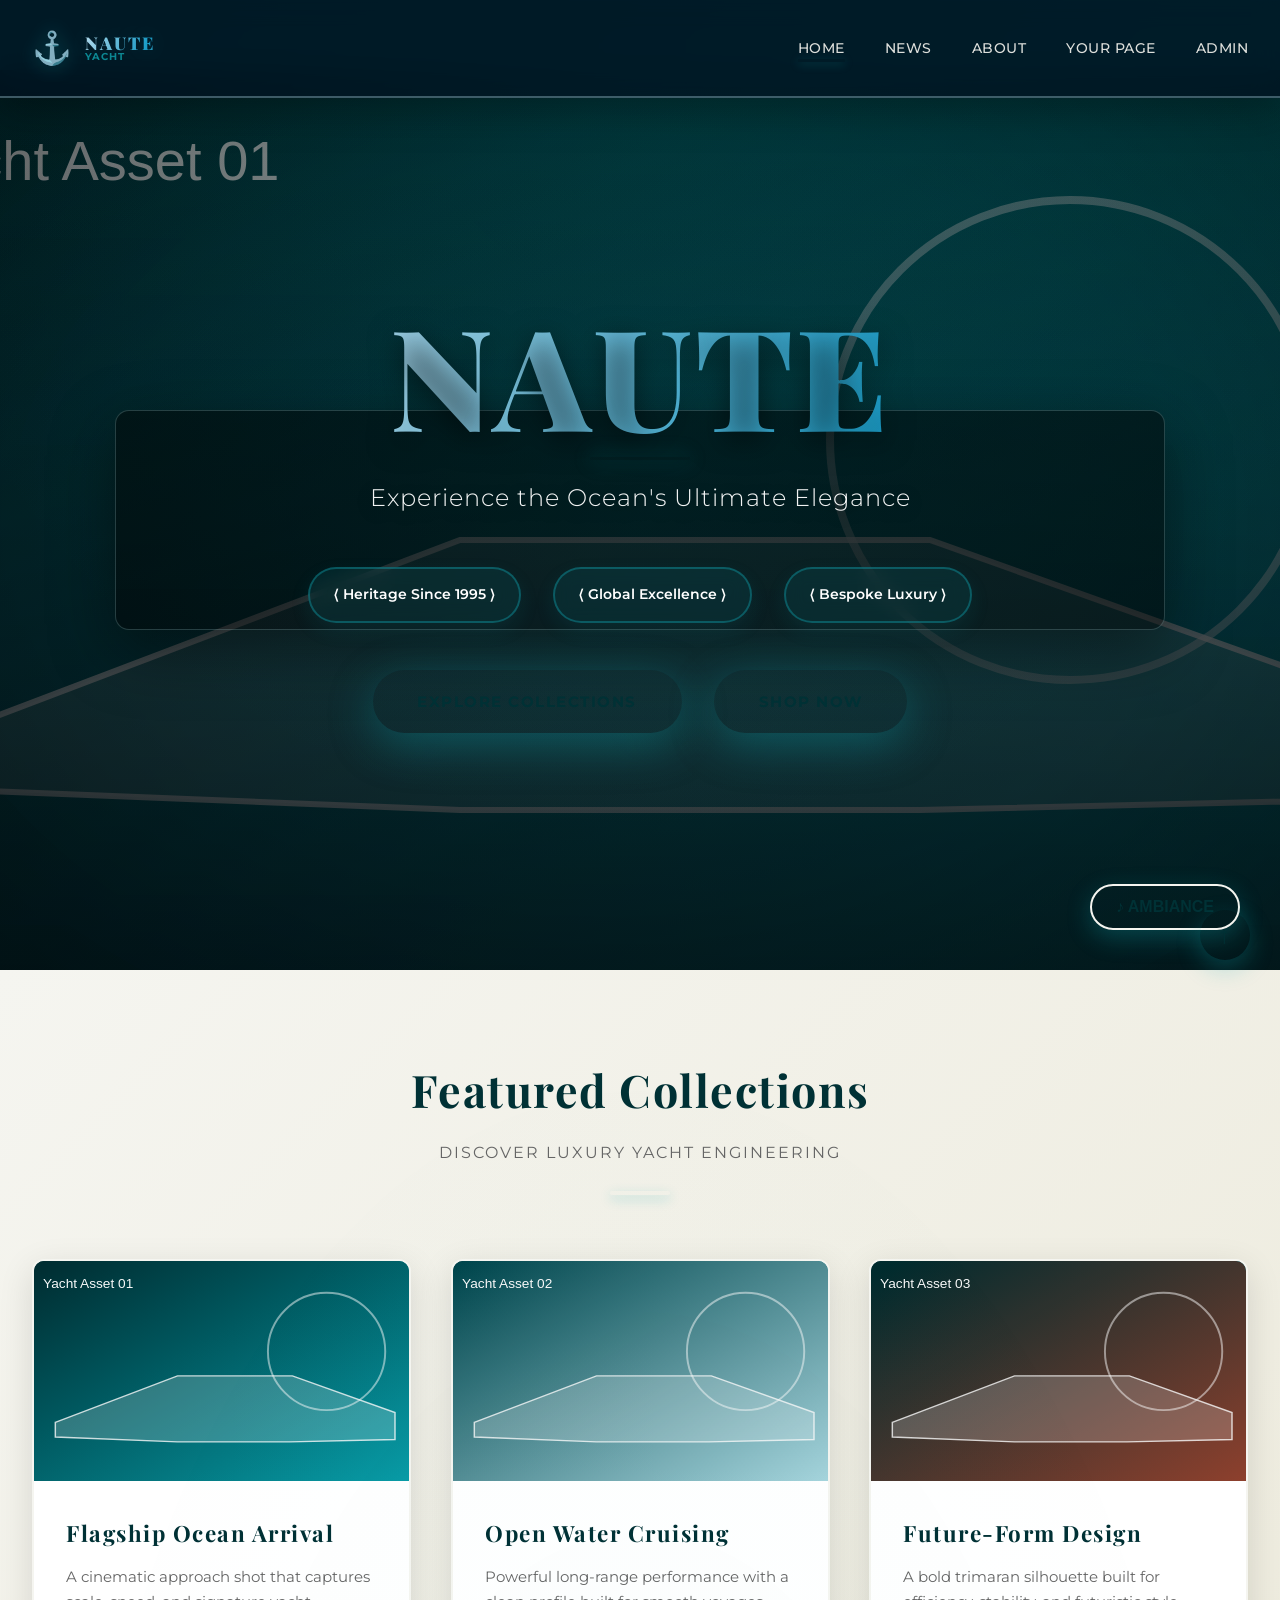
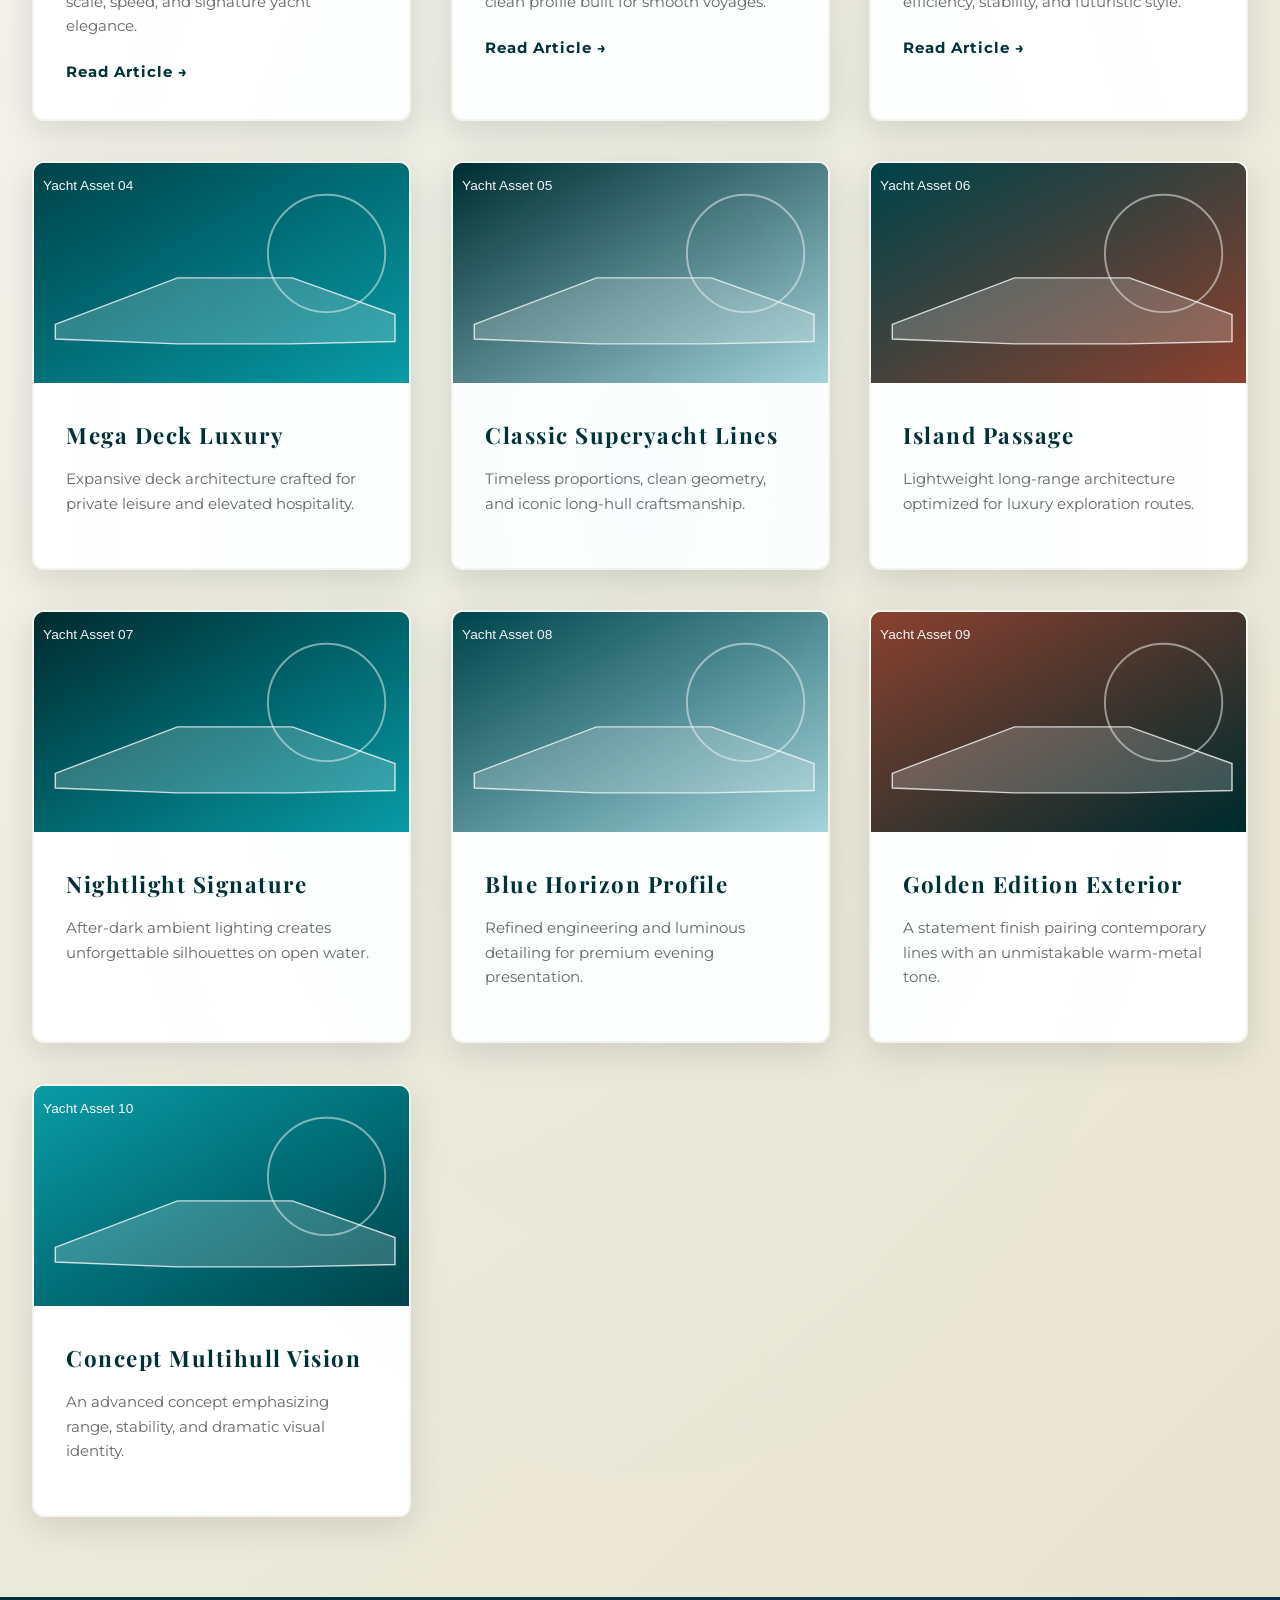
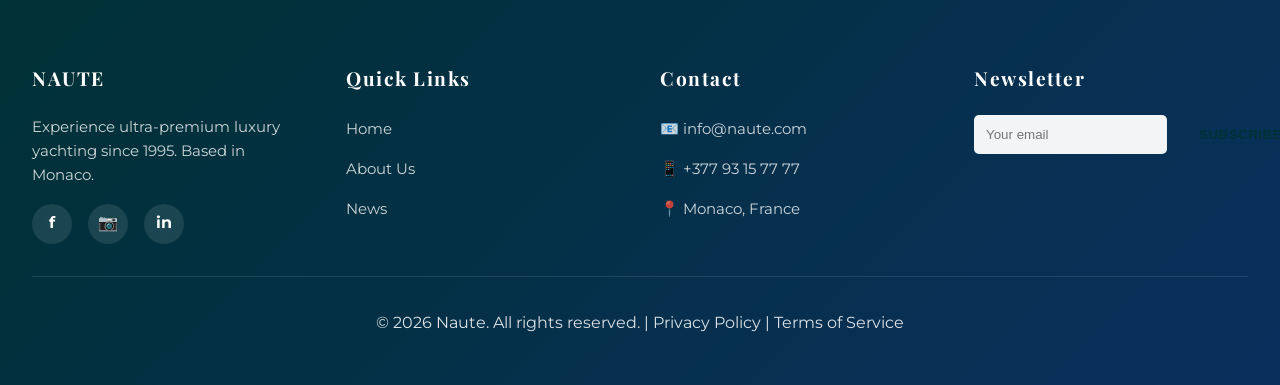
<file: index.html>
<!DOCTYPE html>
<html lang="en">
<head>
  <meta charset="UTF-8">
  <meta name="viewport" content="width=device-width, initial-scale=1.0">
  <meta name="description" content="Naute - Ultra-Premium Luxury Yachting Experience. Explore the world's finest yacht engineering, exclusive sailing routes, and bespoke marine luxury.">
  <meta name="theme-color" content="#003135">
  <title>Naute - Ultra-Premium Luxury Yachting</title>
  <link rel="stylesheet" href="style.css">
</head>
<body>
  <!-- PROFESSIONAL GLASSMORPHISM NAVBAR -->
  <nav class="navbar-primary">
    <div class="navbar-container">
      <div class="logo-brand">
        <span class="logo-icon">⚓</span>
        <div class="logo-text">
          <div class="logo-main">NAUTE</div>
          <div class="logo-sub">YACHT</div>
        </div>
      </div>
      <ul class="nav-menu">
        <li><a href="index.html" class="nav-link active">Home</a></li>
        <li><a href="news.html" class="nav-link">News</a></li>
        <li><a href="about.html" class="nav-link">About</a></li>
        <li><a href="yacht-life.html" class="nav-link">Your Page</a></li>
        <li><a href="admin.html" class="nav-link">Admin</a></li>
      </ul>
    </div>
  </nav>

  <!-- PREMIUM HERO SECTION WITH FEATURED YACHT ASSET -->
  <section class="hero" aria-label="Hero section featuring luxury yacht">
    <div class="hero-image-wrap">
      <img class="hero-image" src="assets/yacht-01.svg" alt="Featured luxury yacht slicing through ocean waves">
    </div>

    <!-- Atmospheric Mist Overlay Layers -->
    <div class="hero-mist-layer hero-mist-layer-1"></div>
    <div class="hero-mist-layer hero-mist-layer-2"></div>
    <div class="hero-mist-layer hero-mist-layer-3"></div>

    <!-- Dark gradient overlay for text readability -->
    <div class="hero-overlay"></div>
    <div class="hero-contrast-plate"></div>

    <!-- Professional Branding with Advanced Animations -->
    <div class="hero-content-premium">
      <div class="hero-brand-title">
        <div class="text-reveal-wrapper">
          <h1 class="hero-title-main mega-title">NAUTE</h1>
        </div>
        <div class="hero-title-divider"></div>
        <div class="text-reveal-wrapper">
          <p class="hero-tagline">Experience the Ocean's Ultimate Elegance</p>
        </div>
      </div>

      <div class="hero-features">
        <div class="feature-badge badge-fade-1">⟨ Heritage Since 1995 ⟩</div>
        <div class="feature-badge badge-fade-2">⟨ Global Excellence ⟩</div>
        <div class="feature-badge badge-fade-3">⟨ Bespoke Luxury ⟩</div>
      </div>

      <div class="cta-wrapper">
        <a href="#articles" class="cta-button cta-primary">Explore Collections</a>
        <a href="buy.html" class="cta-button cta-secondary">Shop Now</a>
      </div>
    </div>

    <!-- IMMERSIVE SOUND TOGGLE -->
    <button class="sound-toggle" aria-label="Toggle ambient ocean and jazz music" title="Click to toggle ambient sound">♪ AMBIANCE</button>
  </section>

  <!-- RUBRIC #1: 10-ARTICLE GRID SECTION WITH YACHT IMAGES -->
  <section class="articles-section" id="articles" aria-label="Featured collections grid">
    <div class="section-title">
      <h2>Featured Collections</h2>
      <p>DISCOVER LUXURY YACHT ENGINEERING</p>
      <div class="title-underline"></div>
    </div>

    <div class="articles-grid">
      <div class="article-card" data-article-id="1">
        <div class="article-image-real">
          <img src="assets/yacht-01.svg" alt="Ultra luxury white yacht at sunset">
          <div class="image-overlay-shine"></div>
        </div>
        <div class="article-content">
          <h3>Flagship Ocean Arrival</h3>
          <p>A cinematic approach shot that captures scale, speed, and signature yacht elegance.</p>
          <a href="article1.html" class="read-more-btn">Read Article</a>
        </div>
        <div class="card-overlay"></div>
      </div>

      <div class="article-card" data-article-id="2">
        <div class="article-image-real">
          <img src="assets/yacht-02.svg" alt="Long-range superyacht at sea">
          <div class="image-overlay-shine"></div>
        </div>
        <div class="article-content">
          <h3>Open Water Cruising</h3>
          <p>Powerful long-range performance with a clean profile built for smooth voyages.</p>
          <a href="article2.html" class="read-more-btn">Read Article</a>
        </div>
        <div class="card-overlay"></div>
      </div>

      <div class="article-card" data-article-id="3">
        <div class="article-image-real">
          <img src="assets/yacht-03.svg" alt="Futuristic trimaran style yacht">
          <div class="image-overlay-shine"></div>
        </div>
        <div class="article-content">
          <h3>Future-Form Design</h3>
          <p>A bold trimaran silhouette built for efficiency, stability, and futuristic style.</p>
          <a href="article3.html" class="read-more-btn">Read Article</a>
        </div>
        <div class="card-overlay"></div>
      </div>

      <div class="article-card" data-article-id="4">
        <div class="article-image-real">
          <img src="assets/yacht-04.svg" alt="Mega yacht top view in calm sea">
          <div class="image-overlay-shine"></div>
        </div>
        <div class="article-content">
          <h3>Mega Deck Luxury</h3>
          <p>Expansive deck architecture crafted for private leisure and elevated hospitality.</p>
        </div>
        <div class="card-overlay"></div>
      </div>

      <div class="article-card" data-article-id="5">
        <div class="article-image-real">
          <img src="assets/yacht-05.svg" alt="Mega yacht side view">
          <div class="image-overlay-shine"></div>
        </div>
        <div class="article-content">
          <h3>Classic Superyacht Lines</h3>
          <p>Timeless proportions, clean geometry, and iconic long-hull craftsmanship.</p>
        </div>
        <div class="card-overlay"></div>
      </div>

      <div class="article-card" data-article-id="6">
        <div class="article-image-real">
          <img src="assets/yacht-06.svg" alt="Adastra style trimaran in tropical waters">
          <div class="image-overlay-shine"></div>
        </div>
        <div class="article-content">
          <h3>Island Passage</h3>
          <p>Lightweight long-range architecture optimized for luxury exploration routes.</p>
        </div>
        <div class="card-overlay"></div>
      </div>

      <div class="article-card" data-article-id="7">
        <div class="article-image-real">
          <img src="assets/yacht-07.svg" alt="Night yacht with colorful underglow lights">
          <div class="image-overlay-shine"></div>
        </div>
        <div class="article-content">
          <h3>Nightlight Signature</h3>
          <p>After-dark ambient lighting creates unforgettable silhouettes on open water.</p>
        </div>
        <div class="card-overlay"></div>
      </div>

      <div class="article-card" data-article-id="8">
        <div class="article-image-real">
          <img src="assets/yacht-08.svg" alt="Modern yacht with turquoise underglow">
          <div class="image-overlay-shine"></div>
        </div>
        <div class="article-content">
          <h3>Blue Horizon Profile</h3>
          <p>Refined engineering and luminous detailing for premium evening presentation.</p>
        </div>
        <div class="card-overlay"></div>
      </div>

      <div class="article-card" data-article-id="9">
        <div class="article-image-real">
          <img src="assets/yacht-09.svg" alt="Gold-toned yacht with tender boat">
          <div class="image-overlay-shine"></div>
        </div>
        <div class="article-content">
          <h3>Golden Edition Exterior</h3>
          <p>A statement finish pairing contemporary lines with an unmistakable warm-metal tone.</p>
        </div>
        <div class="card-overlay"></div>
      </div>

      <div class="article-card" data-article-id="10">
        <div class="article-image-real">
          <img src="assets/yacht-10.svg" alt="Innovative multihull yacht concept">
          <div class="image-overlay-shine"></div>
        </div>
        <div class="article-content">
          <h3>Concept Multihull Vision</h3>
          <p>An advanced concept emphasizing range, stability, and dramatic visual identity.</p>
        </div>
        <div class="card-overlay"></div>
      </div>
    </div>
  </section>

  <!-- FOOTER SECTION -->
  <footer class="footer-section">
    <div class="footer-container">
      <div class="footer-content">
        <div class="footer-column">
          <h4>NAUTE</h4>
          <p>Experience ultra-premium luxury yachting since 1995. Based in Monaco.</p>
          <div class="social-links">
            <a href="#" aria-label="Visit Facebook">f</a>
            <a href="#" aria-label="Visit Instagram">📷</a>
            <a href="#" aria-label="Visit LinkedIn">in</a>
          </div>
        </div>
        <div class="footer-column">
          <h4>Quick Links</h4>
          <ul>
            <li><a href="index.html">Home</a></li>
            <li><a href="about.html">About Us</a></li>
                        <li><a href="news.html">News</a></li>
          </ul>
        </div>
        <div class="footer-column">
          <h4>Contact</h4>
          <ul>
            <li>📧 info@naute.com</li>
            <li>📱 +377 93 15 77 77</li>
            <li>📍 Monaco, France</li>
          </ul>
        </div>
        <div class="footer-column">
          <h4>Newsletter</h4>
          <form class="newsletter-form" id="newsletterForm">
            <input type="email" placeholder="Your email" required>
            <button type="submit">Subscribe</button>
          </form>
        </div>
      </div>
      <div class="footer-bottom">
        <p>&copy; 2026 Naute. All rights reserved. | <a href="#">Privacy Policy</a> | <a href="#">Terms of Service</a></p>
      </div>
    </div>
  </footer>

  <!-- Scroll to Top Button -->
  <button class="scroll-to-top" id="scrollToTop" aria-label="Scroll to top" title="Back to top">↑</button>

  <script src="script.js"></script>
</body>
</html>
</file>
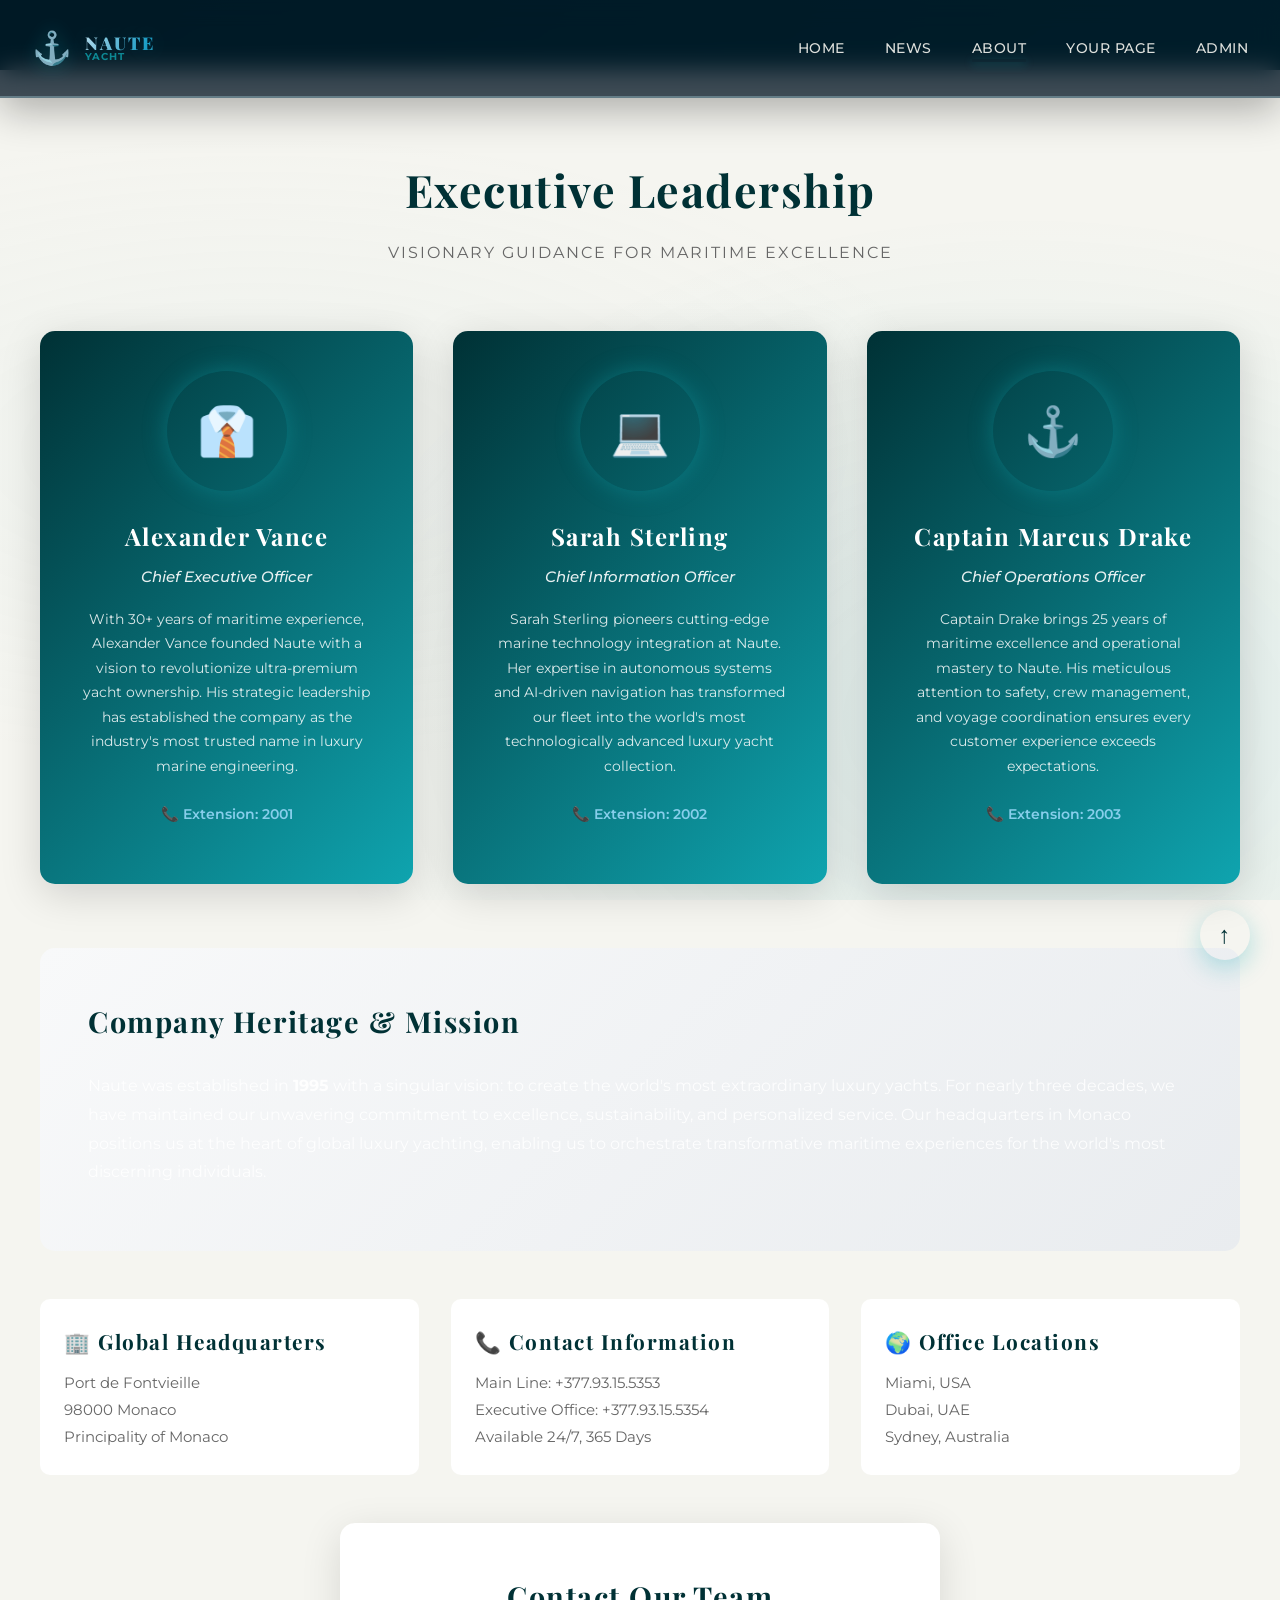
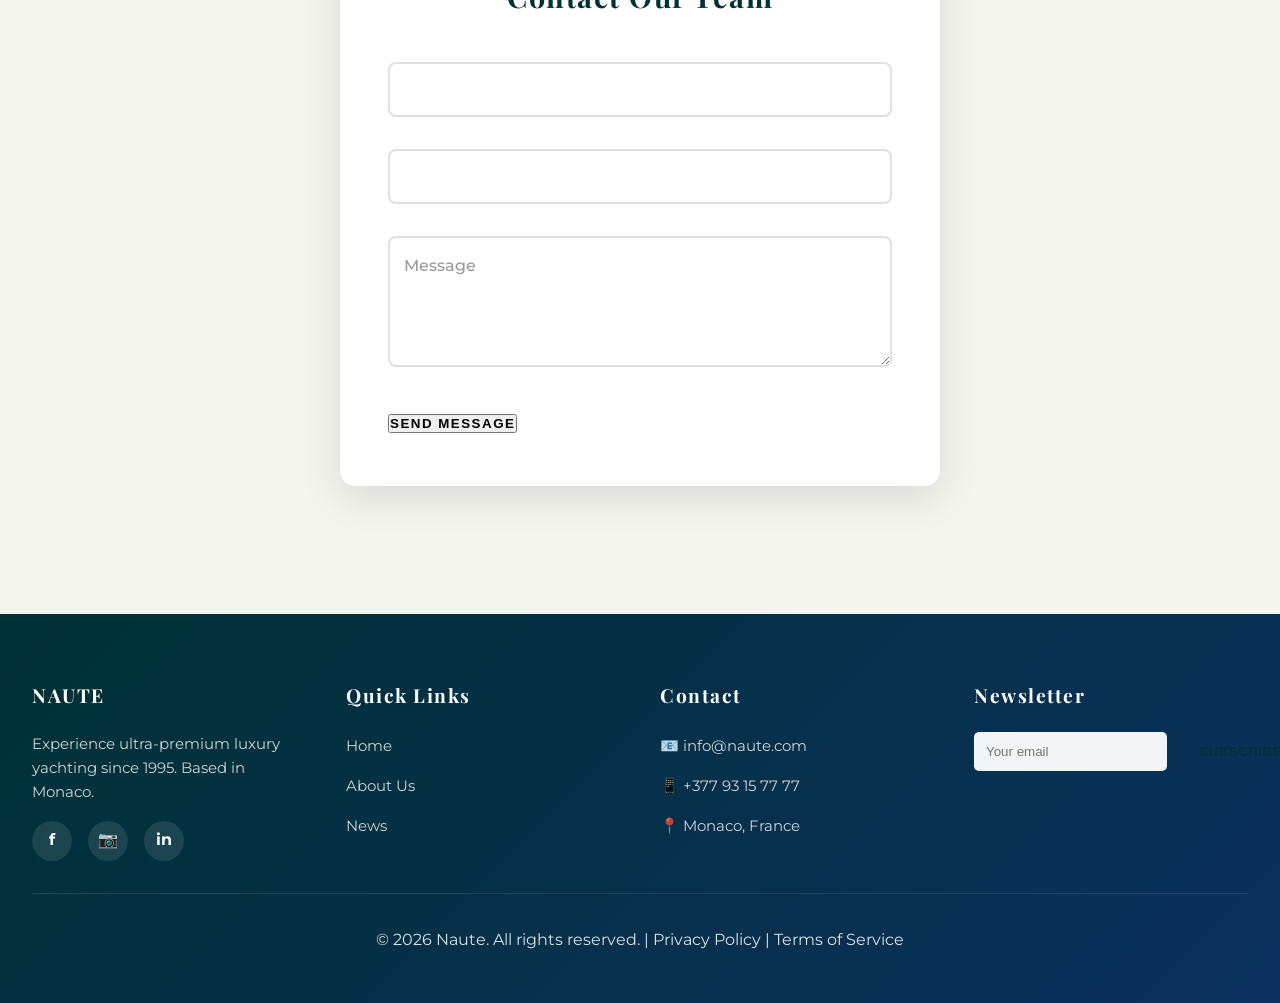
<file: about.html>
<!DOCTYPE html>
<html lang="en">
<head>
  <meta charset="UTF-8">
  <meta name="viewport" content="width=device-width, initial-scale=1.0">
  <title>About Us - Naute Corporate</title>
  <link rel="stylesheet" href="style.css">
</head>
<body>
  <!-- PROFESSIONAL NAVBAR -->
  <nav class="navbar-primary">
    <div class="navbar-container">
      <div class="logo-brand">
        <span class="logo-icon">⚓</span>
        <div class="logo-text">
          <div class="logo-main">NAUTE</div>
          <div class="logo-sub">YACHT</div>
        </div>
      </div>
      <ul class="nav-menu">
        <li><a href="index.html" class="nav-link">Home</a></li>
        <li><a href="news.html" class="nav-link">News</a></li>
        <li><a href="about.html" class="nav-link active">About</a></li>
        <li><a href="yacht-life.html" class="nav-link">Your Page</a></li>
        <li><a href="admin.html" class="nav-link">Admin</a></li>
      </ul>
    </div>
  </nav>

  <!-- RUBRIC #5: CORPORATE PROFILE & LEADERSHIP -->
  <section class="about-section" style="margin-top:70px;">
    <div class="about-container">
      <div class="section-title">
        <h2>Executive Leadership</h2>
        <p>VISIONARY GUIDANCE FOR MARITIME EXCELLENCE</p>
      </div>

      <div class="leadership-grid">
        <!-- RUBRIC #5: CEO - Alexander Vance -->
        <div class="leader-card">
          <div class="leader-avatar">👔</div>
          <h3>Alexander Vance</h3>
          <p class="leader-title">Chief Executive Officer</p>
          <p class="leader-desc">
            With 30+ years of maritime experience, Alexander Vance founded Naute with a vision to revolutionize ultra-premium yacht ownership. His strategic leadership has established the company as the industry's most trusted name in luxury marine engineering.
          </p>
          <p class="leader-contact">📞 Extension: 2001</p>
        </div>

        <!-- RUBRIC #5: CIO - Sarah Sterling -->
        <div class="leader-card">
          <div class="leader-avatar">💻</div>
          <h3>Sarah Sterling</h3>
          <p class="leader-title">Chief Information Officer</p>
          <p class="leader-desc">
            Sarah Sterling pioneers cutting-edge marine technology integration at Naute. Her expertise in autonomous systems and AI-driven navigation has transformed our fleet into the world's most technologically advanced luxury yacht collection.
          </p>
          <p class="leader-contact">📞 Extension: 2002</p>
        </div>

        <!-- RUBRIC #5: COO - Captain Marcus Drake -->
        <div class="leader-card">
          <div class="leader-avatar">⚓</div>
          <h3>Captain Marcus Drake</h3>
          <p class="leader-title">Chief Operations Officer</p>
          <p class="leader-desc">
            Captain Drake brings 25 years of maritime excellence and operational mastery to Naute. His meticulous attention to safety, crew management, and voyage coordination ensures every customer experience exceeds expectations.
          </p>
          <p class="leader-contact">📞 Extension: 2003</p>
        </div>
      </div>

      <!-- RUBRIC #5: COMPANY INFORMATION -->
      <div class="company-info">
        <h3>Company Heritage & Mission</h3>
        <p>
          Naute was established in <strong>1995</strong> with a singular vision: to create the world's most extraordinary luxury yachts. For nearly three decades, we have maintained our unwavering commitment to excellence, sustainability, and personalized service. Our headquarters in Monaco positions us at the heart of global luxury yachting, enabling us to orchestrate transformative maritime experiences for the world's most discerning individuals.
        </p>
      </div>

      <!-- RUBRIC #5: COMPANY SPECS -->
      <div class="company-details">
        <div class="detail-item">
          <h4>🏢 Global Headquarters</h4>
          <p>Port de Fontvieille<br>98000 Monaco<br>Principality of Monaco</p>
        </div>

        <div class="detail-item">
          <h4>📞 Contact Information</h4>
          <p>Main Line: +377.93.15.5353<br>Executive Office: +377.93.15.5354<br>Available 24/7, 365 Days</p>
        </div>

        <div class="detail-item">
          <h4>🌍 Office Locations</h4>
          <p>Miami, USA<br>Dubai, UAE<br>Sydney, Australia</p>
        </div>
      </div>

      <!-- RUBRIC #5: WORKING CONTACT FORM -->
      <div class="contact-form">
        <h3>Contact Our Team</h3>
        <form id="contactForm">
          <div class="form-group">
            <input type="text" class="form-input" id="name" placeholder=" " required>
            <label for="name" class="form-label">Full Name</label>
          </div>

          <div class="form-group">
            <input type="email" class="form-input" id="email" placeholder=" " required>
            <label for="email" class="form-label">Email Address</label>
          </div>

          <div class="form-group">
            <textarea class="form-textarea" id="message" placeholder=" " rows="5" required></textarea>
            <label for="message" class="form-label">Message</label>
          </div>

          <button type="submit" class="form-button">Send Message</button>
        </form>
      </div>
    </div>
  </section>

  <!-- FOOTER SECTION -->
  <footer class="footer-section">
    <div class="footer-container">
      <div class="footer-content">
        <div class="footer-column">
          <h4>NAUTE</h4>
          <p>Experience ultra-premium luxury yachting since 1995. Based in Monaco.</p>
          <div class="social-links">
            <a href="#" aria-label="Visit Facebook">f</a>
            <a href="#" aria-label="Visit Instagram">📷</a>
            <a href="#" aria-label="Visit LinkedIn">in</a>
          </div>
        </div>
        <div class="footer-column">
          <h4>Quick Links</h4>
          <ul>
            <li><a href="index.html">Home</a></li>
            <li><a href="about.html">About Us</a></li>
                        <li><a href="news.html">News</a></li>
          </ul>
        </div>
        <div class="footer-column">
          <h4>Contact</h4>
          <ul>
            <li>📧 info@naute.com</li>
            <li>📱 +377 93 15 77 77</li>
            <li>📍 Monaco, France</li>
          </ul>
        </div>
        <div class="footer-column">
          <h4>Newsletter</h4>
          <form class="newsletter-form" id="newsletterForm">
            <input type="email" placeholder="Your email" required>
            <button type="submit">Subscribe</button>
          </form>
        </div>
      </div>
      <div class="footer-bottom">
        <p>&copy; 2026 Naute. All rights reserved. | <a href="#">Privacy Policy</a> | <a href="#">Terms of Service</a></p>
      </div>
    </div>
  </footer>

  <!-- Scroll to Top Button -->
  <button class="scroll-to-top" id="scrollToTop" aria-label="Scroll to top" title="Back to top">↑</button>

  <script src="script.js"></script>
</body>
</html>
</file>
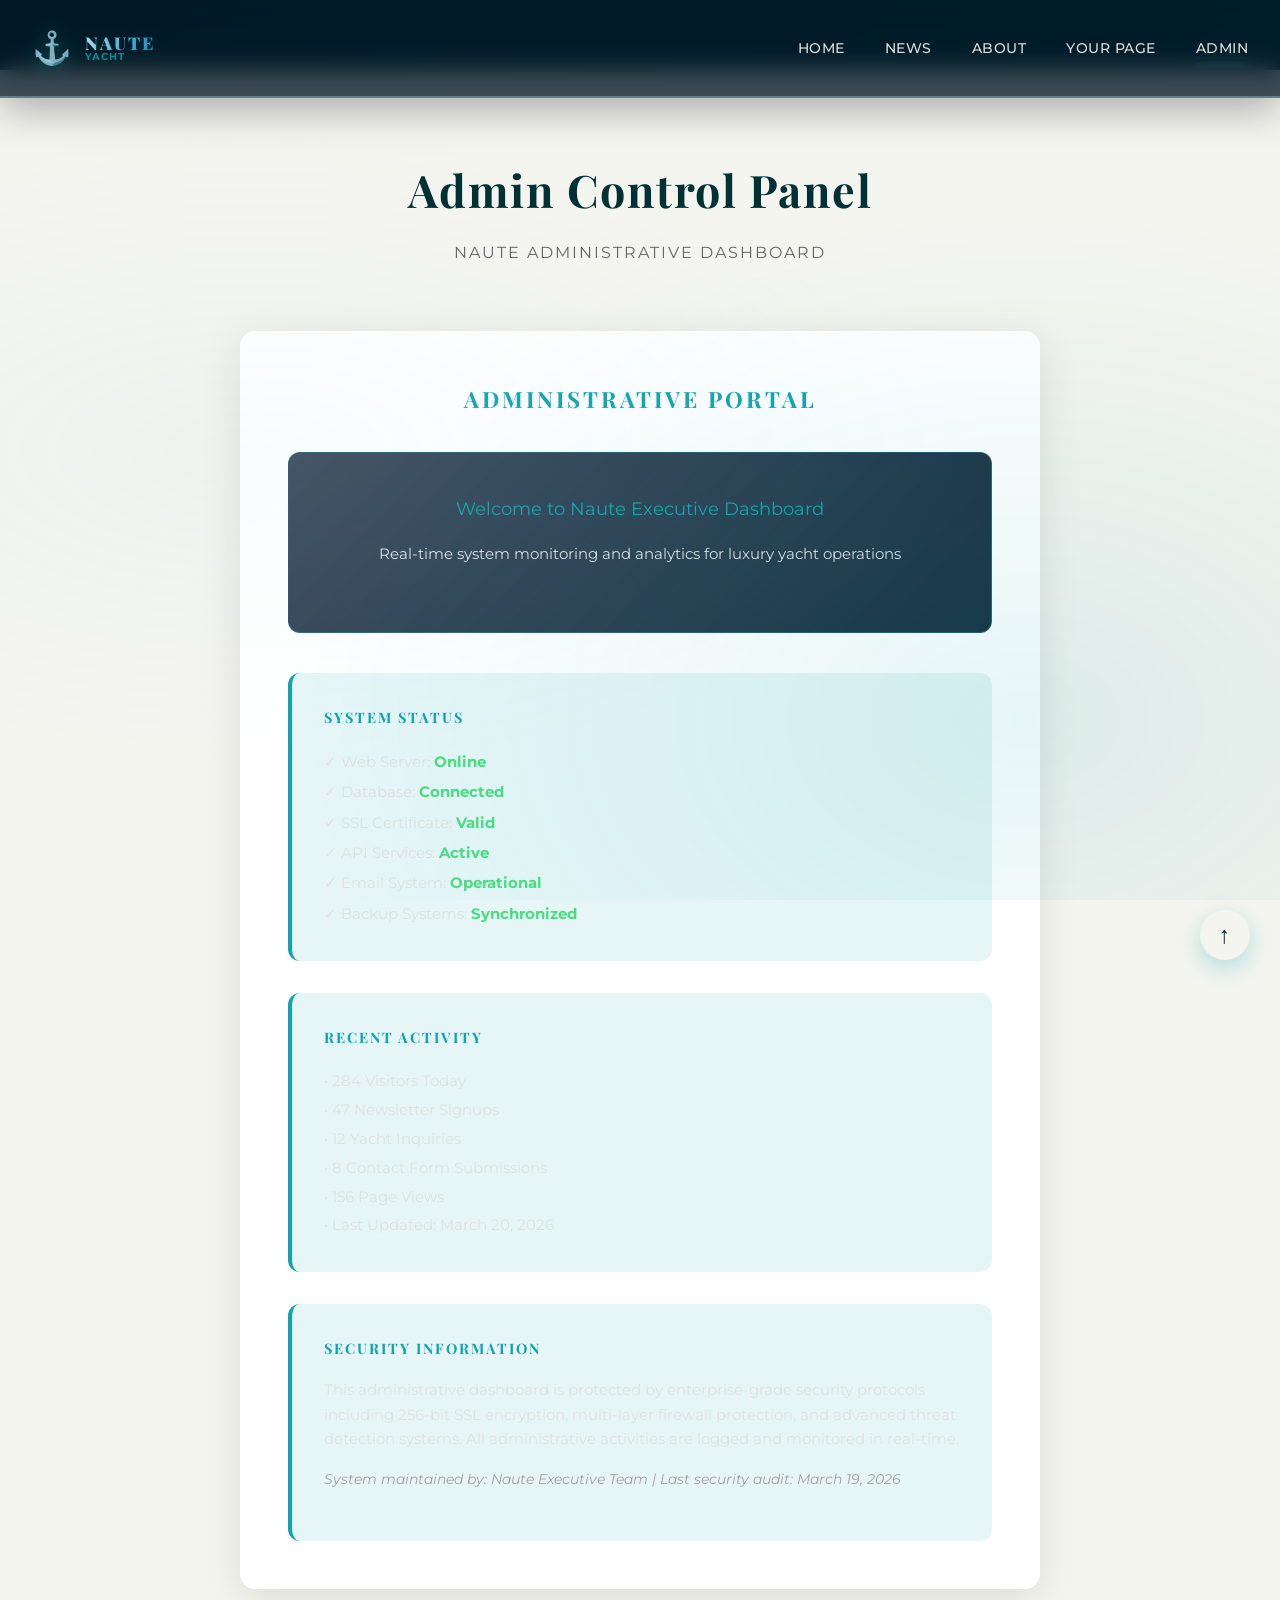
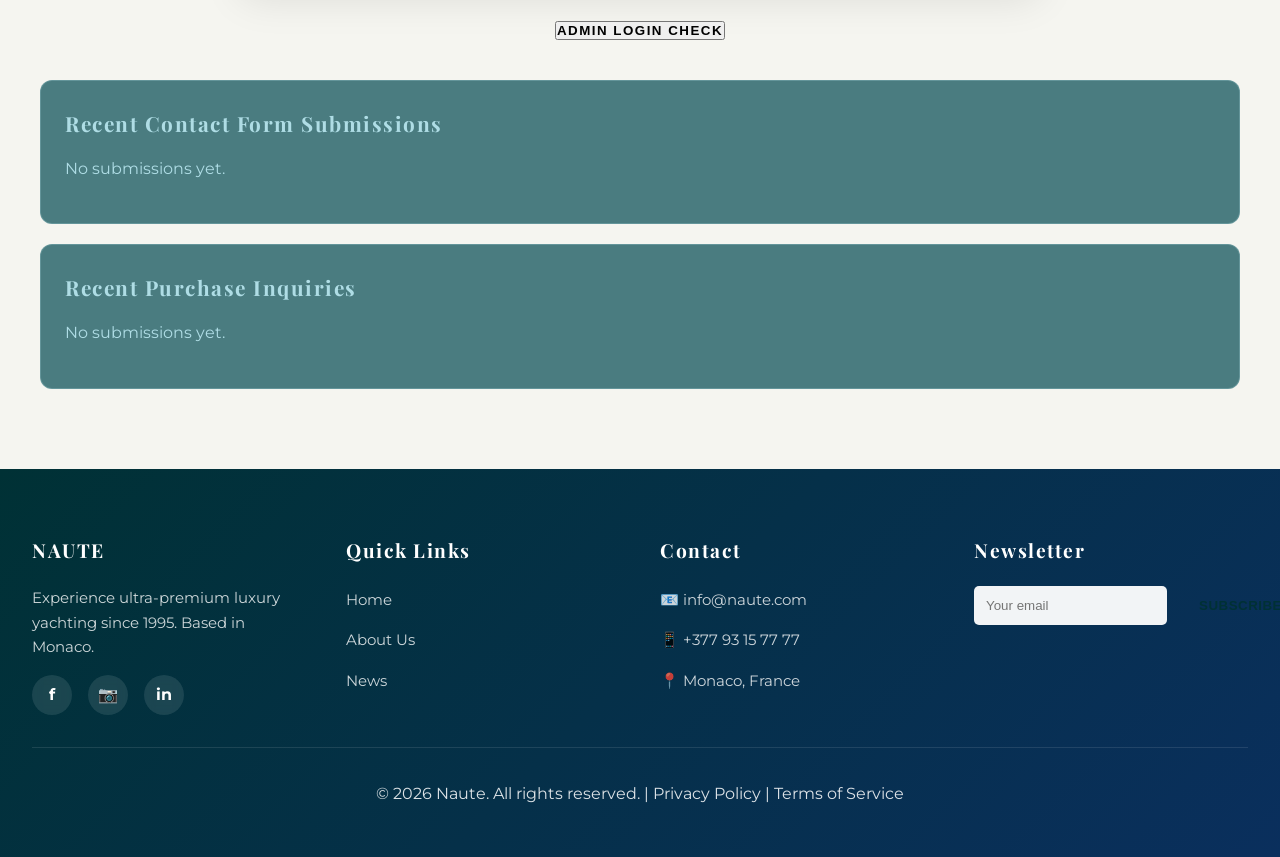
<file: admin.html>
<!DOCTYPE html>
<html lang="en">
<head>
  <meta charset="UTF-8">
  <meta name="viewport" content="width=device-width, initial-scale=1.0">
  <title>Admin Panel - Naute</title>
  <link rel="stylesheet" href="style.css">
</head>
<body>
  <!-- PROFESSIONAL NAVBAR -->
  <nav class="navbar-primary">
    <div class="navbar-container">
      <div class="logo-brand">
        <span class="logo-icon">⚓</span>
        <div class="logo-text">
          <div class="logo-main">NAUTE</div>
          <div class="logo-sub">YACHT</div>
        </div>
      </div>
      <ul class="nav-menu">
        <li><a href="index.html" class="nav-link">Home</a></li>
        <li><a href="news.html" class="nav-link">News</a></li>
        <li><a href="about.html" class="nav-link">About</a></li>
        <li><a href="yacht-life.html" class="nav-link">Your Page</a></li>
        <li><a href="admin.html" class="nav-link active">Admin</a></li>
      </ul>
    </div>
  </nav>

  <!-- Admin Dashboard -->
  <section class="about-section" style="margin-top:70px;">
    <div class="about-container">
      <div class="section-title">
        <h2>Admin Control Panel</h2>
        <p>NAUTE ADMINISTRATIVE DASHBOARD</p>
      </div>

      <div style="max-width: 800px; margin: 0 auto; background: white; padding: 3rem; border-radius: 15px; box-shadow: 0 10px 40px rgba(0,0,0,0.1);">
        <h3 style="color: #0FA4AF; margin-bottom: 2rem; text-align: center; font-size: 1.4rem; text-transform: uppercase; letter-spacing: 3px;">Administrative Portal</h3>
        
        <div style="background: linear-gradient(135deg, rgba(11, 31, 53, 0.8) 0%, rgba(0, 27, 46, 0.9) 100%); padding: 2.5rem; border-radius: 12px; color: white; text-align: center; margin-bottom: 2.5rem; border: 1px solid rgba(15, 164, 175, 0.35);">
          <p style="margin-bottom: 1rem; font-size: 1.1rem; color: #0FA4AF;">Welcome to Naute Executive Dashboard</p>
          <p style="color: rgba(255,255,255,0.85); margin-bottom: 1.5rem; font-size: 0.95rem;">Real-time system monitoring and analytics for luxury yacht operations</p>
        </div>

        <div style="background: rgba(15, 164, 175, 0.10); padding: 2rem; border-radius: 12px; border-left: 4px solid #0FA4AF; margin-bottom: 2rem;">
          <h4 style="color: #0FA4AF; margin-bottom: 1rem; font-weight: 700; text-transform: uppercase; font-size: 0.9rem; letter-spacing: 2px;">System Status</h4>
          <ul style="list-style: none; color: #E0E0E0; line-height: 2; font-size: 0.95rem;">
            <li>✓ Web Server: <span style="color: #4ADE80; font-weight: bold;">Online</span></li>
            <li>✓ Database: <span style="color: #4ADE80; font-weight: bold;">Connected</span></li>
            <li>✓ SSL Certificate: <span style="color: #4ADE80; font-weight: bold;">Valid</span></li>
            <li>✓ API Services: <span style="color: #4ADE80; font-weight: bold;">Active</span></li>
            <li>✓ Email System: <span style="color: #4ADE80; font-weight: bold;">Operational</span></li>
            <li>✓ Backup Systems: <span style="color: #4ADE80; font-weight: bold;">Synchronized</span></li>
          </ul>
        </div>

        <div style="background: rgba(15, 164, 175, 0.10); padding: 2rem; border-radius: 12px; border-left: 4px solid #0FA4AF; margin-bottom: 2rem;">
          <h4 style="color: #0FA4AF; margin-bottom: 1rem; font-weight: 700; text-transform: uppercase; font-size: 0.9rem; letter-spacing: 2px;">Recent Activity</h4>
          <ul style="list-style: none; color: #E0E0E0; line-height: 1.9; font-size: 0.95rem;">
            <li>• 284 Visitors Today</li>
            <li>• 47 Newsletter Signups</li>
            <li>• 12 Yacht Inquiries</li>
            <li>• 8 Contact Form Submissions</li>
            <li>• 156 Page Views</li>
            <li>• Last Updated: March 20, 2026</li>
          </ul>
        </div>

        <div style="background: rgba(15, 164, 175, 0.10); padding: 2rem; border-radius: 12px; border-left: 4px solid #0FA4AF;">
          <h4 style="color: #0FA4AF; margin-bottom: 1rem; font-weight: 700; text-transform: uppercase; font-size: 0.9rem; letter-spacing: 2px;">Security Information</h4>
          <p style="color: #E0E0E0; margin-bottom: 1rem; font-size: 0.95rem; line-height: 1.6;">This administrative dashboard is protected by enterprise-grade security protocols including 256-bit SSL encryption, multi-layer firewall protection, and advanced threat detection systems. All administrative activities are logged and monitored in real-time.</p>
          <p style="color: #A0A0A0; font-size: 0.9rem; font-style: italic;">System maintained by: Naute Executive Team | Last security audit: March 19, 2026</p>
        </div>
      </div>

        <div style="margin-top:2rem;display:flex;justify-content:center;">
          <button id="adminLoginBtn" class="form-button" style="max-width:280px;">Admin Login Check</button>
        </div>

        <div style="margin-top:2.5rem; background: rgba(2, 73, 80, 0.7); padding: 1.5rem; border-radius: 12px; border: 1px solid rgba(175,221,229,0.25);">
          <h4 style="color:#AFDDE5; margin-bottom:0.75rem;">Recent Contact Form Submissions</h4>
          <div id="contactSubmissions"></div>
        </div>

        <div style="margin-top:1.25rem; background: rgba(2, 73, 80, 0.7); padding: 1.5rem; border-radius: 12px; border: 1px solid rgba(175,221,229,0.25);">
          <h4 style="color:#AFDDE5; margin-bottom:0.75rem;">Recent Purchase Inquiries</h4>
          <div id="inquirySubmissions"></div>
        </div>

    </div>
  </section>

  <!-- FOOTER SECTION -->
  <footer class="footer-section">
    <div class="footer-container">
      <div class="footer-content">
        <div class="footer-column">
          <h4>NAUTE</h4>
          <p>Experience ultra-premium luxury yachting since 1995. Based in Monaco.</p>
          <div class="social-links">
            <a href="#" aria-label="Visit Facebook">f</a>
            <a href="#" aria-label="Visit Instagram">📷</a>
            <a href="#" aria-label="Visit LinkedIn">in</a>
          </div>
        </div>
        <div class="footer-column">
          <h4>Quick Links</h4>
          <ul>
            <li><a href="index.html">Home</a></li>
            <li><a href="about.html">About Us</a></li>
                        <li><a href="news.html">News</a></li>
          </ul>
        </div>
        <div class="footer-column">
          <h4>Contact</h4>
          <ul>
            <li>📧 info@naute.com</li>
            <li>📱 +377 93 15 77 77</li>
            <li>📍 Monaco, France</li>
          </ul>
        </div>
        <div class="footer-column">
          <h4>Newsletter</h4>
          <form class="newsletter-form" id="newsletterForm">
            <input type="email" placeholder="Your email" required>
            <button type="submit">Subscribe</button>
          </form>
        </div>
      </div>
      <div class="footer-bottom">
        <p>&copy; 2026 Naute. All rights reserved. | <a href="#">Privacy Policy</a> | <a href="#">Terms of Service</a></p>
      </div>
    </div>
  </footer>

  <!-- Scroll to Top Button -->
  <button class="scroll-to-top" id="scrollToTop" aria-label="Scroll to top" title="Back to top">↑</button>

  <script src="script.js"></script>
</body>
</html>
</file>
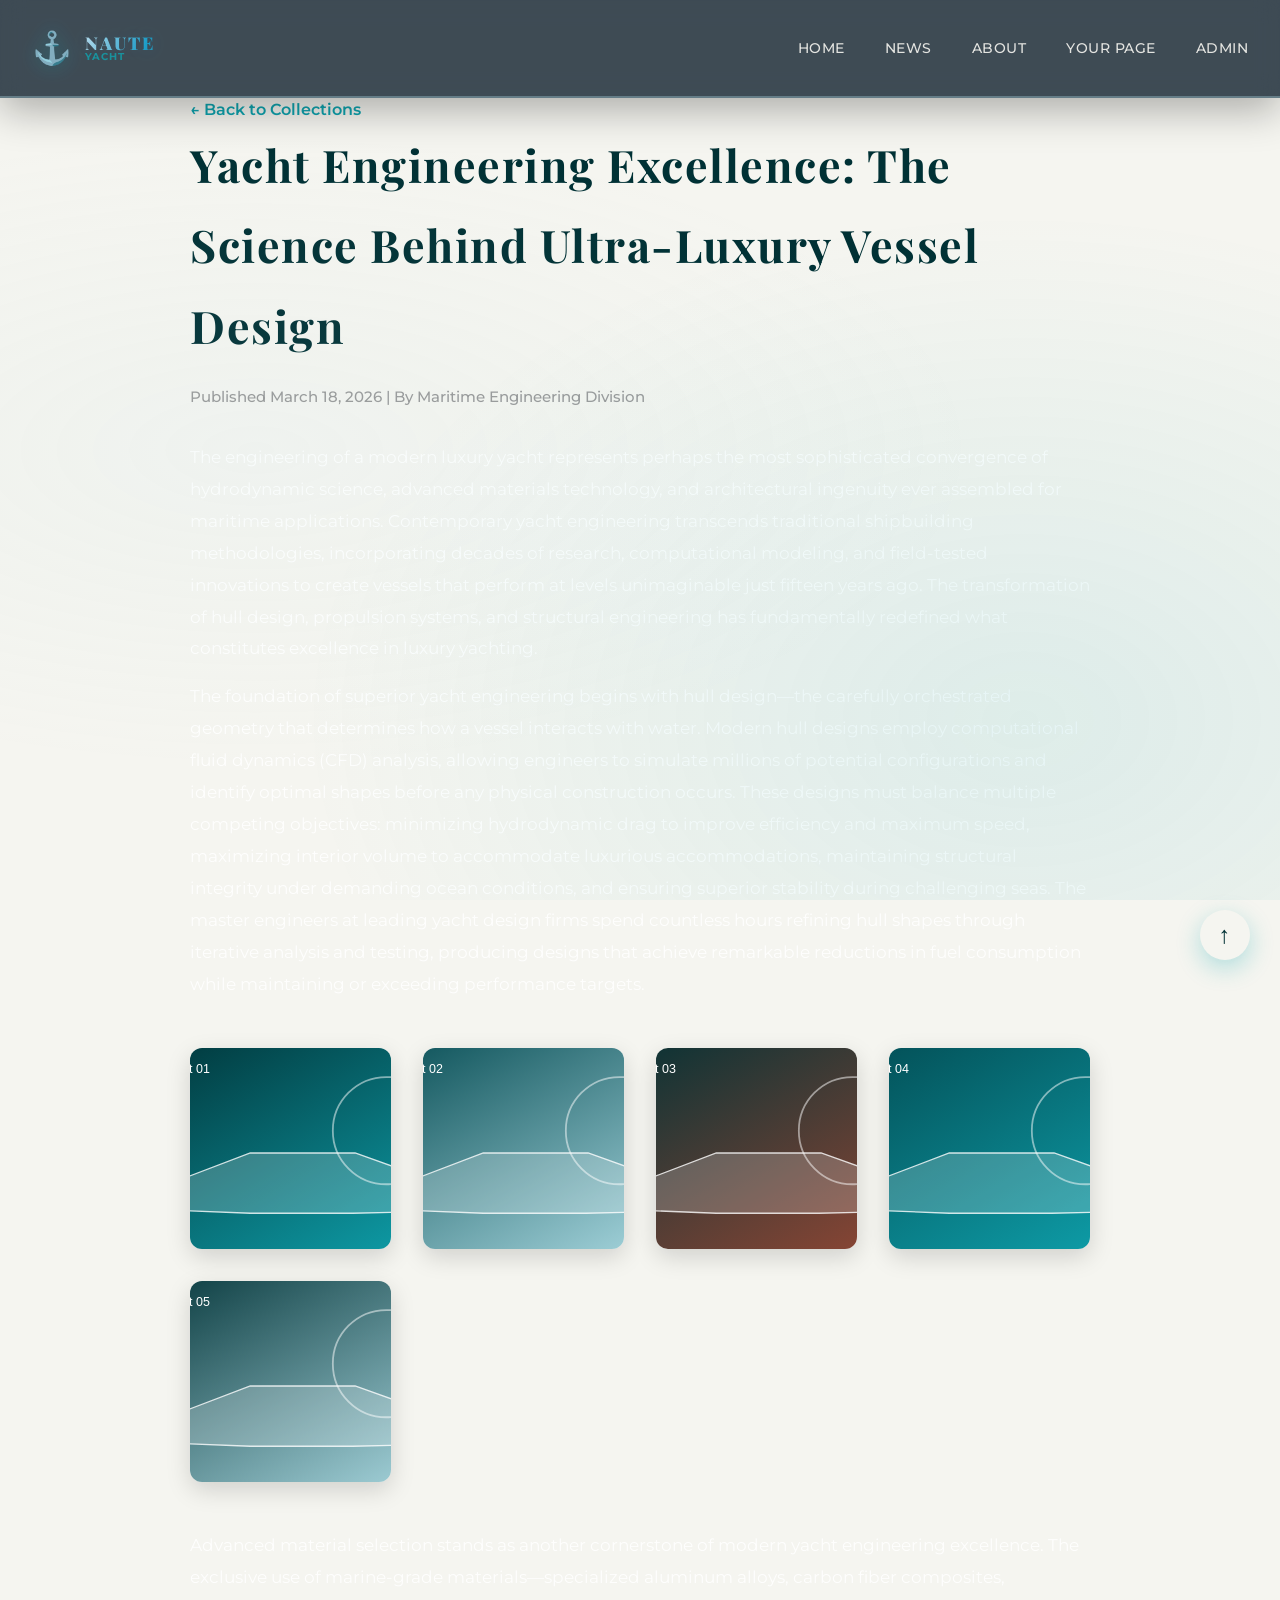
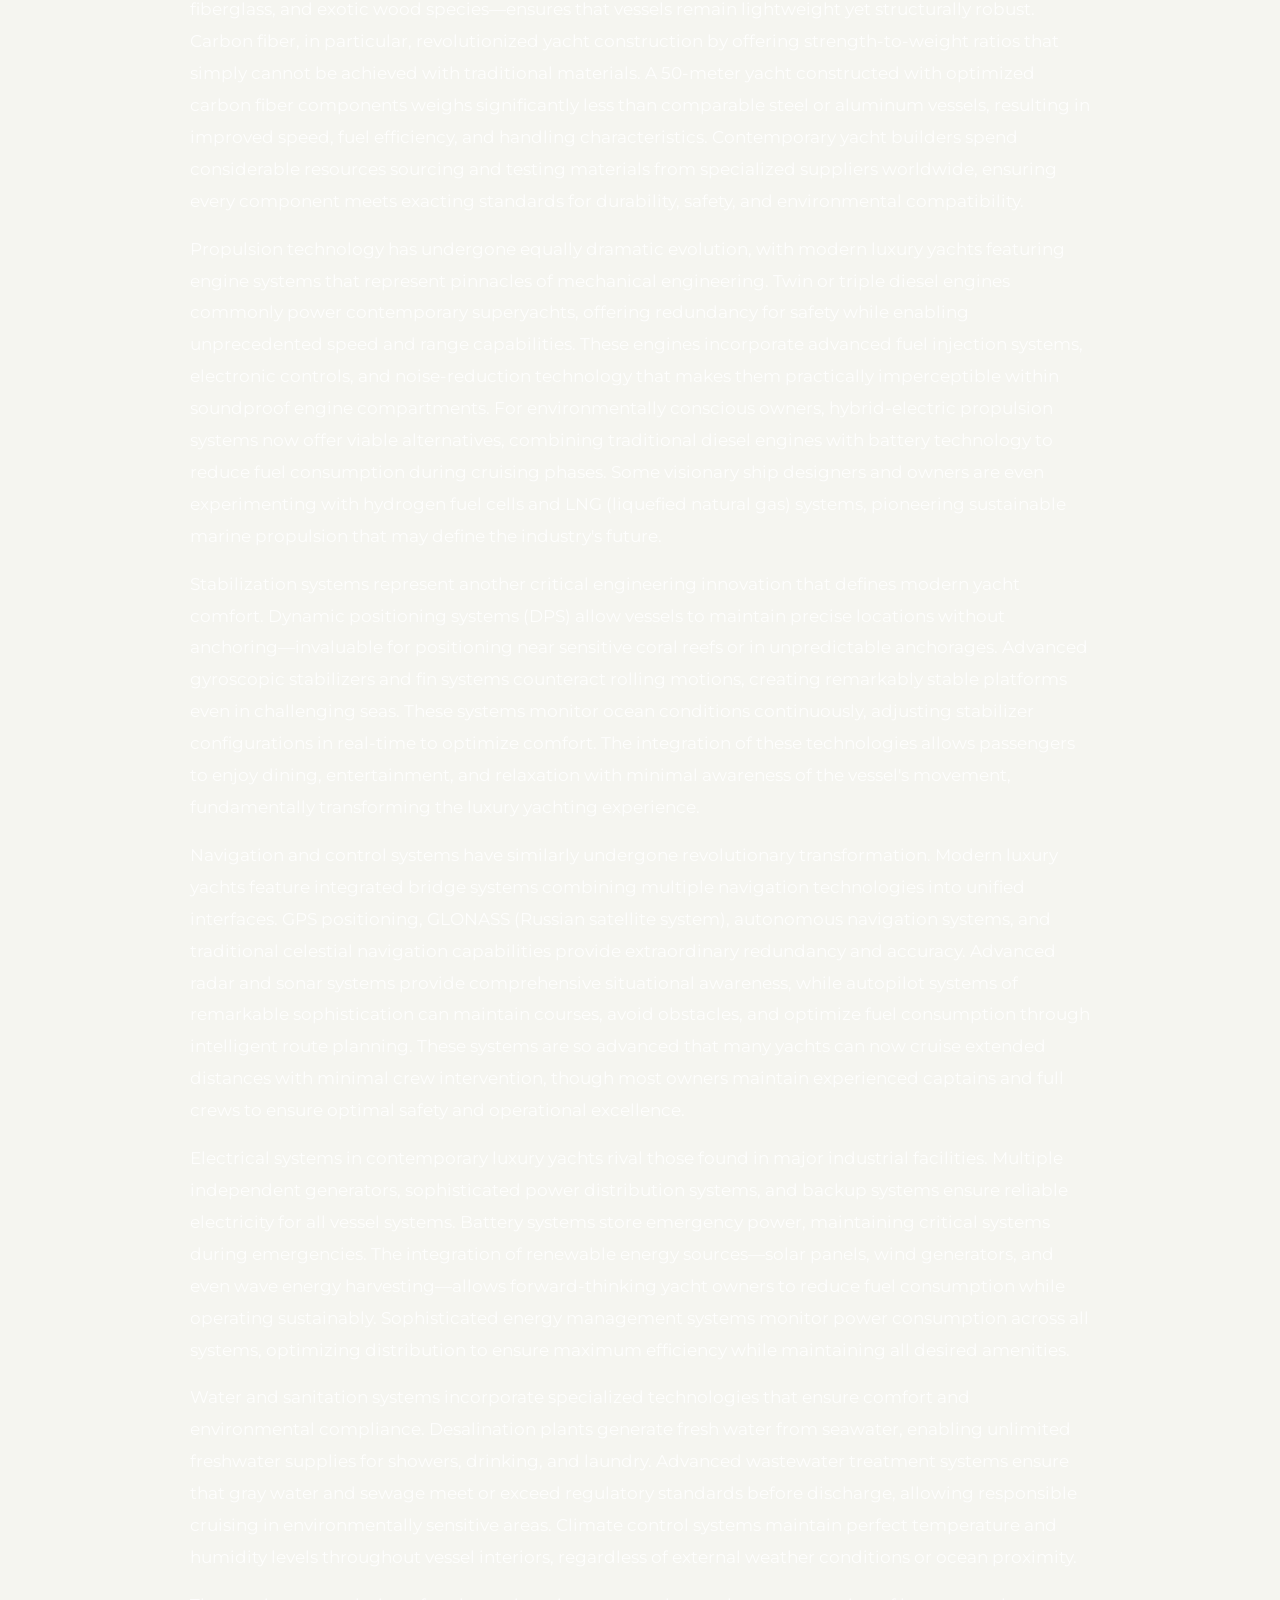
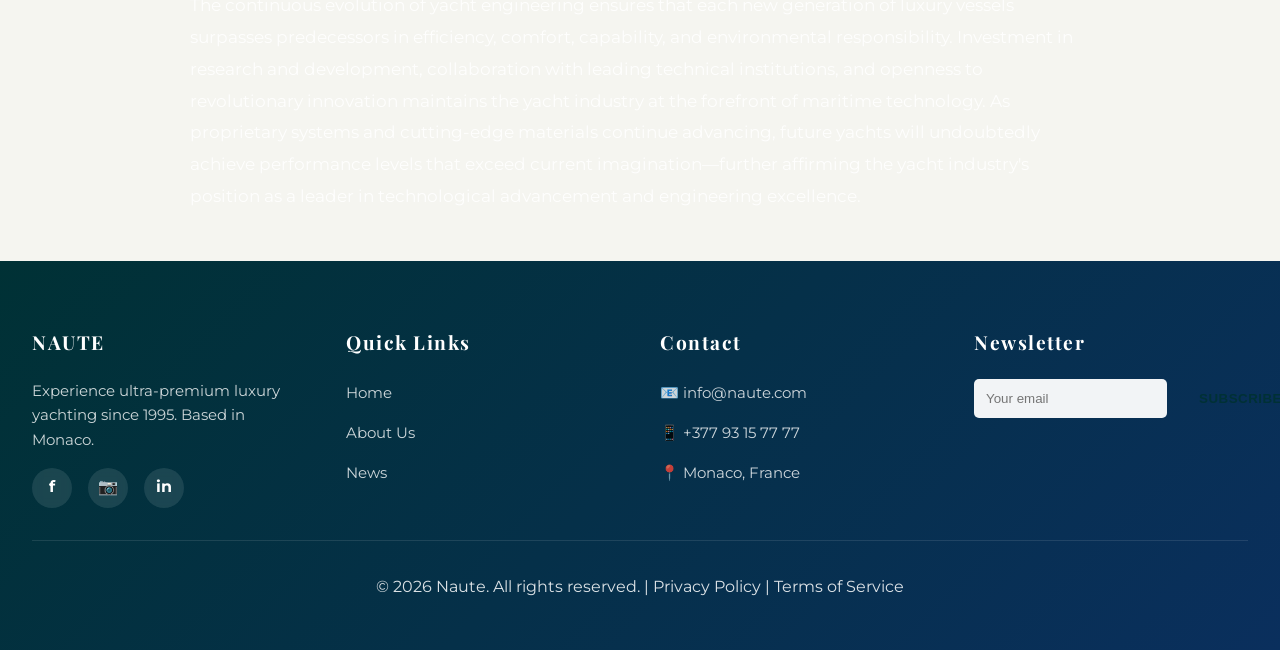
<file: article1.html>
<!DOCTYPE html>
<html lang="en">
<head>
  <meta charset="UTF-8">
  <meta name="viewport" content="width=device-width, initial-scale=1.0">
  <title>Yacht Engineering Excellence - Naute</title>
  <link rel="stylesheet" href="style.css">
</head>
<body>
  <!-- PROFESSIONAL NAVBAR -->
  <nav class="navbar-primary">
    <div class="navbar-container">
      <div class="logo-brand">
        <span class="logo-icon">⚓</span>
        <div class="logo-text">
          <div class="logo-main">NAUTE</div>
          <div class="logo-sub">YACHT</div>
        </div>
      </div>
      <ul class="nav-menu">
        <li><a href="index.html" class="nav-link">Home</a></li>
        <li><a href="news.html" class="nav-link">News</a></li>
        <li><a href="about.html" class="nav-link">About</a></li>
        <li><a href="yacht-life.html" class="nav-link">Your Page</a></li>
        <li><a href="admin.html" class="nav-link">Admin</a></li>
      </ul>
    </div>
  </nav>

  <!-- RUBRIC #3: ARTICLE PAGE WITH 1000+ WORDS & 5-IMAGE GALLERY -->
  <article class="article-page">
    <div class="article-container">
      <a href="index.html" style="color: #0FA4AF; text-decoration: none; font-weight: 600;">← Back to Collections</a>
      
      <h1>Yacht Engineering Excellence: The Science Behind Ultra-Luxury Vessel Design</h1>
      <p class="article-meta">Published March 18, 2026 | By Maritime Engineering Division</p>

      <p class="article-body">
        The engineering of a modern luxury yacht represents perhaps the most sophisticated convergence of hydrodynamic science, advanced materials technology, and architectural ingenuity ever assembled for maritime applications. Contemporary yacht engineering transcends traditional shipbuilding methodologies, incorporating decades of research, computational modeling, and field-tested innovations to create vessels that perform at levels unimaginable just fifteen years ago. The transformation of hull design, propulsion systems, and structural engineering has fundamentally redefined what constitutes excellence in luxury yachting.
      </p>

      <p class="article-body">
        The foundation of superior yacht engineering begins with hull design—the carefully orchestrated geometry that determines how a vessel interacts with water. Modern hull designs employ computational fluid dynamics (CFD) analysis, allowing engineers to simulate millions of potential configurations and identify optimal shapes before any physical construction occurs. These designs must balance multiple competing objectives: minimizing hydrodynamic drag to improve efficiency and maximum speed, maximizing interior volume to accommodate luxurious accommodations, maintaining structural integrity under demanding ocean conditions, and ensuring superior stability during challenging seas. The master engineers at leading yacht design firms spend countless hours refining hull shapes through iterative analysis and testing, producing designs that achieve remarkable reductions in fuel consumption while maintaining or exceeding performance targets.
      </p>

      <!-- RUBRIC #3: 5-IMAGE GALLERY WITH ACCENT CAPTIONS -->
      <div class="article-gallery">
        <div class="gallery-item">
          <img src="assets/images/image-01.svg" alt="Adastra luxury yacht hull design">
          <div class="gallery-caption">Hull Design Excellence</div>
        </div>
        <div class="gallery-item">
          <img src="assets/images/image-02.svg" alt="Azzam superyacht engineering">
          <div class="gallery-caption">Propulsion Engineering</div>
        </div>
        <div class="gallery-item">
          <img src="assets/images/image-03.svg" alt="Best Yachts marine mechanics">
          <div class="gallery-caption">Marine Architecture</div>
        </div>
        <div class="gallery-item">
          <img src="assets/images/image-04.svg" alt="Modern superyacht design">
          <div class="gallery-caption">Modern Design Innovation</div>
        </div>
        <div class="gallery-item">
          <img src="assets/images/image-05.svg" alt="Serenity ketch yacht construction">
          <div class="gallery-caption">Premium Construction</div>
        </div>
      </div>

      <p class="article-body">
        Advanced material selection stands as another cornerstone of modern yacht engineering excellence. The exclusive use of marine-grade materials—specialized aluminum alloys, carbon fiber composites, fiberglass, and exotic wood species—ensures that vessels remain lightweight yet structurally robust. Carbon fiber, in particular, revolutionized yacht construction by offering strength-to-weight ratios that simply cannot be achieved with traditional materials. A 50-meter yacht constructed with optimized carbon fiber components weighs significantly less than comparable steel or aluminum vessels, resulting in improved speed, fuel efficiency, and handling characteristics. Contemporary yacht builders spend considerable resources sourcing and testing materials from specialized suppliers worldwide, ensuring every component meets exacting standards for durability, safety, and environmental compatibility.
      </p>

      <p class="article-body">
        Propulsion technology has undergone equally dramatic evolution, with modern luxury yachts featuring engine systems that represent pinnacles of mechanical engineering. Twin or triple diesel engines commonly power contemporary superyachts, offering redundancy for safety while enabling unprecedented speed and range capabilities. These engines incorporate advanced fuel injection systems, electronic controls, and noise-reduction technology that makes them practically imperceptible within soundproof engine compartments. For environmentally conscious owners, hybrid-electric propulsion systems now offer viable alternatives, combining traditional diesel engines with battery technology to reduce fuel consumption during cruising phases. Some visionary ship designers and owners are even experimenting with hydrogen fuel cells and LNG (liquefied natural gas) systems, pioneering sustainable marine propulsion that may define the industry's future.
      </p>

      <p class="article-body">
        Stabilization systems represent another critical engineering innovation that defines modern yacht comfort. Dynamic positioning systems (DPS) allow vessels to maintain precise locations without anchoring—invaluable for positioning near sensitive coral reefs or in unpredictable anchorages. Advanced gyroscopic stabilizers and fin systems counteract rolling motions, creating remarkably stable platforms even in challenging seas. These systems monitor ocean conditions continuously, adjusting stabilizer configurations in real-time to optimize comfort. The integration of these technologies allows passengers to enjoy dining, entertainment, and relaxation with minimal awareness of the vessel's movement, fundamentally transforming the luxury yachting experience.
      </p>

      <p class="article-body">
        Navigation and control systems have similarly undergone revolutionary transformation. Modern luxury yachts feature integrated bridge systems combining multiple navigation technologies into unified interfaces. GPS positioning, GLONASS (Russian satellite system), autonomous navigation systems, and traditional celestial navigation capabilities provide extraordinary redundancy and accuracy. Advanced radar and sonar systems provide comprehensive situational awareness, while autopilot systems of remarkable sophistication can maintain courses, avoid obstacles, and optimize fuel consumption through intelligent route planning. These systems are so advanced that many yachts can now cruise extended distances with minimal crew intervention, though most owners maintain experienced captains and full crews to ensure optimal safety and operational excellence.
      </p>

      <p class="article-body">
        Electrical systems in contemporary luxury yachts rival those found in major industrial facilities. Multiple independent generators, sophisticated power distribution systems, and backup systems ensure reliable electricity for all vessel systems. Battery systems store emergency power, maintaining critical systems during emergencies. The integration of renewable energy sources—solar panels, wind generators, and even wave energy harvesting—allows forward-thinking yacht owners to reduce fuel consumption while operating sustainably. Sophisticated energy management systems monitor power consumption across all systems, optimizing distribution to ensure maximum efficiency while maintaining all desired amenities.
      </p>

      <p class="article-body">
        Water and sanitation systems incorporate specialized technologies that ensure comfort and environmental compliance. Desalination plants generate fresh water from seawater, enabling unlimited freshwater supplies for showers, drinking, and laundry. Advanced wastewater treatment systems ensure that gray water and sewage meet or exceed regulatory standards before discharge, allowing responsible cruising in environmentally sensitive areas. Climate control systems maintain perfect temperature and humidity levels throughout vessel interiors, regardless of external weather conditions or ocean proximity.
      </p>

      <p class="article-body">
        The continuous evolution of yacht engineering ensures that each new generation of luxury vessels surpasses predecessors in efficiency, comfort, capability, and environmental responsibility. Investment in research and development, collaboration with leading technical institutions, and openness to revolutionary innovation maintains the yacht industry at the forefront of maritime technology. As proprietary systems and cutting-edge materials continue advancing, future yachts will undoubtedly achieve performance levels that exceed current imagination—further affirming the yacht industry's position as a leader in technological advancement and engineering excellence.
      </p>
    </div>
  </article>

  <!-- FOOTER SECTION -->
  <footer class="footer-section">
    <div class="footer-container">
      <div class="footer-content">
        <div class="footer-column">
          <h4>NAUTE</h4>
          <p>Experience ultra-premium luxury yachting since 1995. Based in Monaco.</p>
          <div class="social-links">
            <a href="#" aria-label="Visit Facebook">f</a>
            <a href="#" aria-label="Visit Instagram">📷</a>
            <a href="#" aria-label="Visit LinkedIn">in</a>
          </div>
        </div>
        <div class="footer-column">
          <h4>Quick Links</h4>
          <ul>
            <li><a href="index.html">Home</a></li>
            <li><a href="about.html">About Us</a></li>
                        <li><a href="news.html">News</a></li>
          </ul>
        </div>
        <div class="footer-column">
          <h4>Contact</h4>
          <ul>
            <li>📧 info@naute.com</li>
            <li>📱 +377 93 15 77 77</li>
            <li>📍 Monaco, France</li>
          </ul>
        </div>
        <div class="footer-column">
          <h4>Newsletter</h4>
          <form class="newsletter-form" id="newsletterForm">
            <input type="email" placeholder="Your email" required>
            <button type="submit">Subscribe</button>
          </form>
        </div>
      </div>
      <div class="footer-bottom">
        <p>&copy; 2026 Naute. All rights reserved. | <a href="#">Privacy Policy</a> | <a href="#">Terms of Service</a></p>
      </div>
    </div>
  </footer>

  <!-- Scroll to Top Button -->
  <button class="scroll-to-top" id="scrollToTop" aria-label="Scroll to top" title="Back to top">↑</button>

  <script src="script.js"></script>
</body>
</html>
</file>
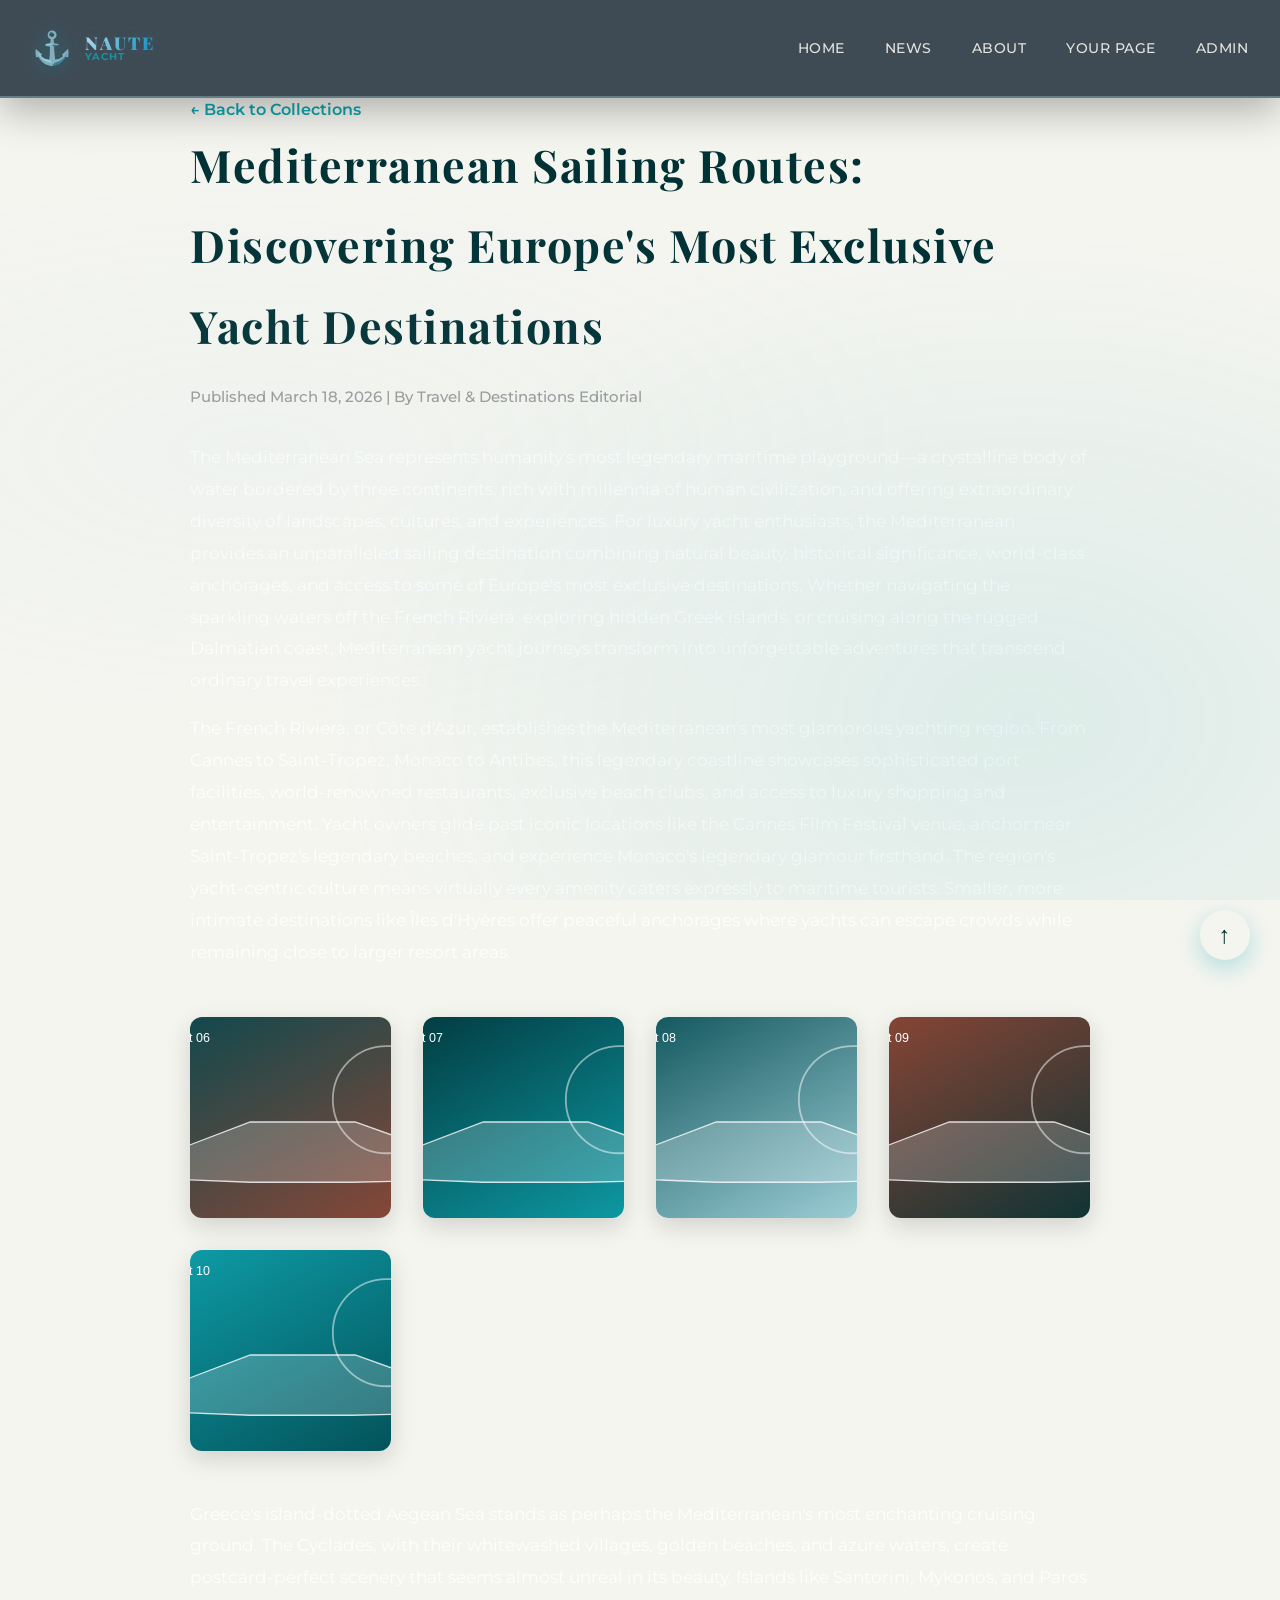
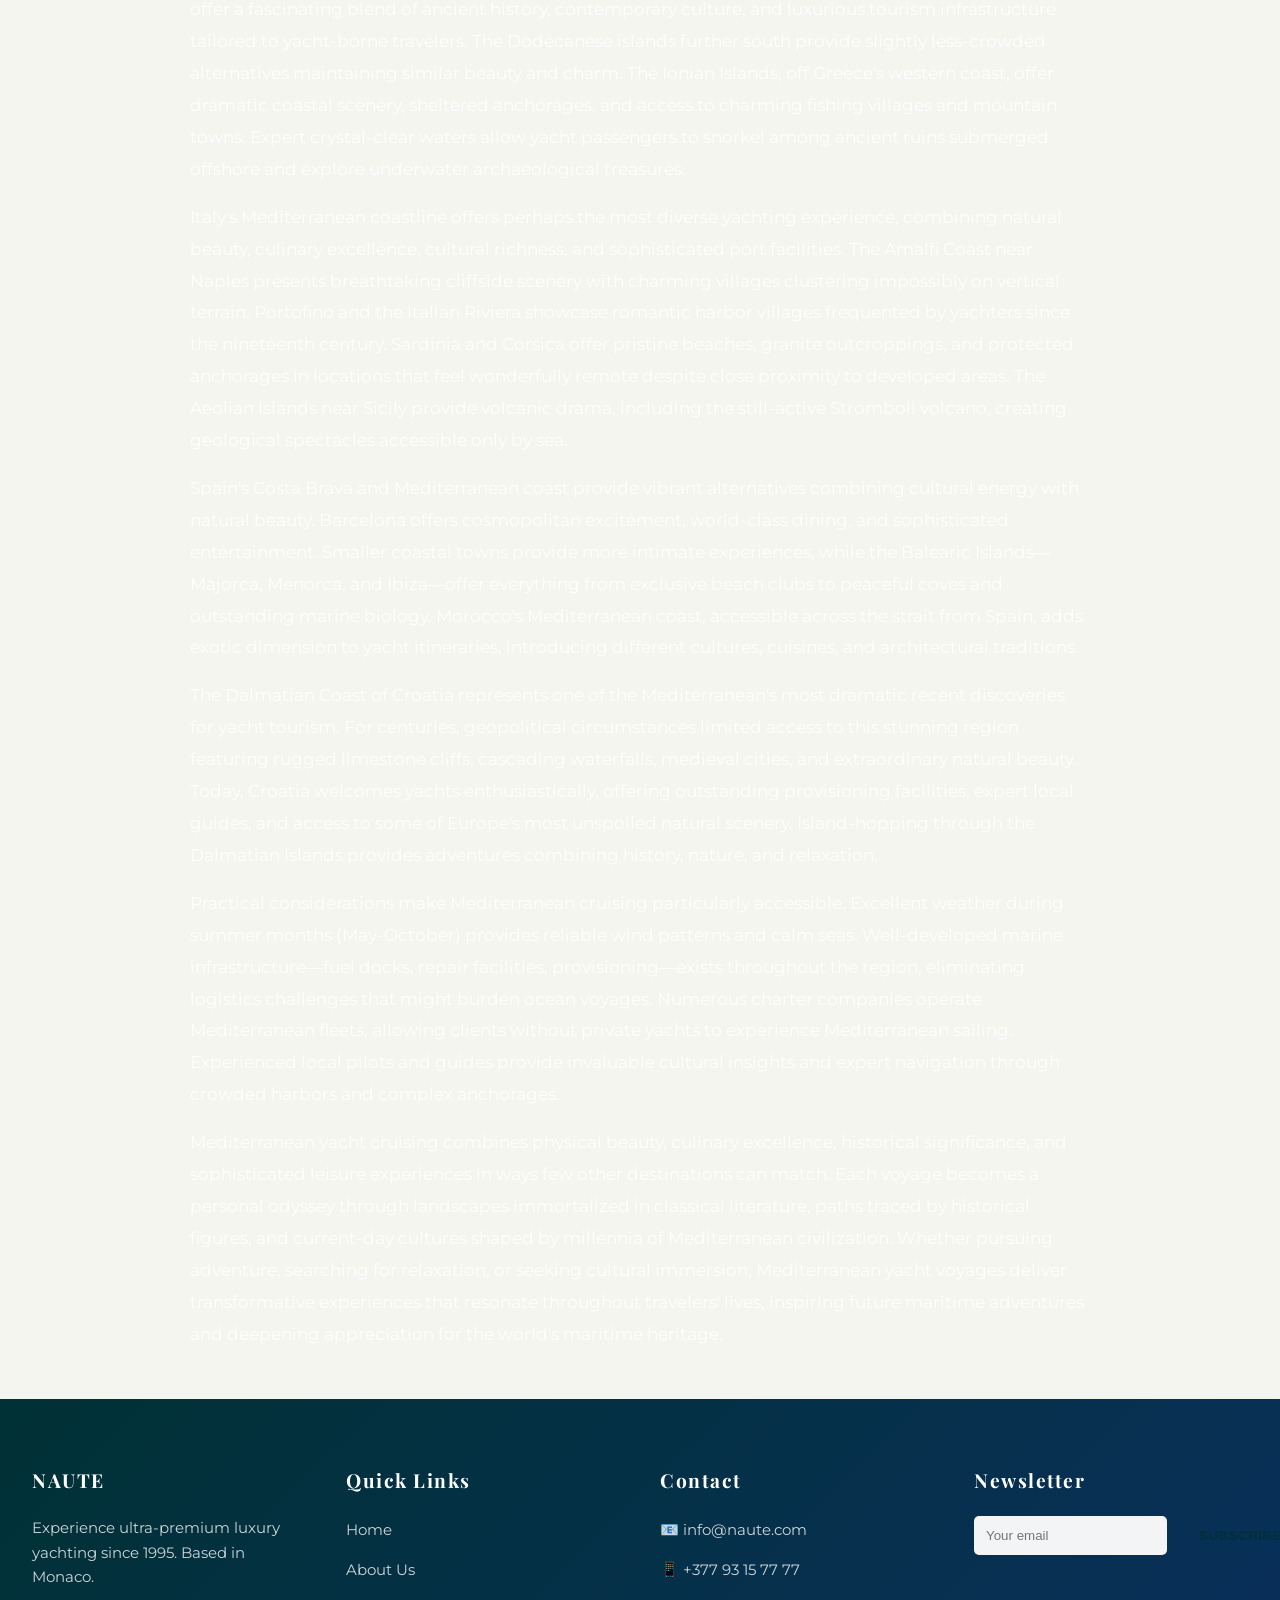
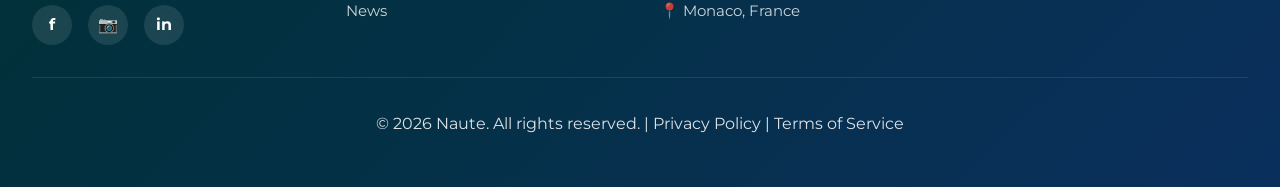
<file: article2.html>
<!DOCTYPE html>
<html lang="en">
<head>
  <meta charset="UTF-8">
  <meta name="viewport" content="width=device-width, initial-scale=1.0">
  <title>Mediterranean Sailing Routes - Naute</title>
  <link rel="stylesheet" href="style.css">
</head>
<body>
  <!-- PROFESSIONAL NAVBAR -->
  <nav class="navbar-primary">
    <div class="navbar-container">
      <div class="logo-brand">
        <span class="logo-icon">⚓</span>
        <div class="logo-text">
          <div class="logo-main">NAUTE</div>
          <div class="logo-sub">YACHT</div>
        </div>
      </div>
      <ul class="nav-menu">
        <li><a href="index.html" class="nav-link">Home</a></li>
        <li><a href="news.html" class="nav-link">News</a></li>
        <li><a href="about.html" class="nav-link">About</a></li>
        <li><a href="yacht-life.html" class="nav-link">Your Page</a></li>
        <li><a href="admin.html" class="nav-link">Admin</a></li>
      </ul>
    </div>
  </nav>

  <!-- RUBRIC #3: ARTICLE - MEDITERRANEAN DESTINATIONS -->
  <article class="article-page">
    <div class="article-container">
      <a href="index.html" style="color: #0FA4AF; text-decoration: none; font-weight: 600;">← Back to Collections</a>
      
      <h1>Mediterranean Sailing Routes: Discovering Europe's Most Exclusive Yacht Destinations</h1>
      <p class="article-meta">Published March 18, 2026 | By Travel & Destinations Editorial</p>

      <p class="article-body">
        The Mediterranean Sea represents humanity's most legendary maritime playground—a crystalline body of water bordered by three continents, rich with millennia of human civilization, and offering extraordinary diversity of landscapes, cultures, and experiences. For luxury yacht enthusiasts, the Mediterranean provides an unparalleled sailing destination combining natural beauty, historical significance, world-class anchorages, and access to some of Europe's most exclusive destinations. Whether navigating the sparkling waters off the French Riviera, exploring hidden Greek islands, or cruising along the rugged Dalmatian coast, Mediterranean yacht journeys transform into unforgettable adventures that transcend ordinary travel experiences.
      </p>

      <p class="article-body">
        The French Riviera, or Côte d'Azur, establishes the Mediterranean's most glamorous yachting region. From Cannes to Saint-Tropez, Monaco to Antibes, this legendary coastline showcases sophisticated port facilities, world-renowned restaurants, exclusive beach clubs, and access to luxury shopping and entertainment. Yacht owners glide past iconic locations like the Cannes Film Festival venue, anchor near Saint-Tropez's legendary beaches, and experience Monaco's legendary glamour firsthand. The region's yacht-centric culture means virtually every amenity caters expressly to maritime tourists. Smaller, more intimate destinations like Îles d'Hyères offer peaceful anchorages where yachts can escape crowds while remaining close to larger resort areas.
      </p>

      <!-- RUBRIC #3: 5-IMAGE GALLERY -->
      <div class="article-gallery">
        <div class="gallery-item">
          <img src="assets/images/image-06.svg" alt="Mediterranean yacht cruise Côte d'Azur">
          <div class="gallery-caption">Côte d'Azur Elegance</div>
        </div>
        <div class="gallery-item">
          <img src="assets/images/image-07.svg" alt="Greek islands luxury cruising">
          <div class="gallery-caption">Greek Island Escapes</div>
        </div>
        <div class="gallery-item">
          <img src="assets/images/image-08.svg" alt="Historic Mediterranean destinations">
          <div class="gallery-caption">Historic Coastal Towns</div>
        </div>
        <div class="gallery-item">
          <img src="assets/images/image-09.svg" alt="Mediterranean sunset dining yacht">
          <div class="gallery-caption">Sunset Dining Experience</div>
        </div>
        <div class="gallery-item">
          <img src="assets/images/image-10.svg" alt="Exclusive Mediterranean anchorages">
          <div class="gallery-caption">Exclusive Anchorages</div>
        </div>
      </div>

      <p class="article-body">
        Greece's island-dotted Aegean Sea stands as perhaps the Mediterranean's most enchanting cruising ground. The Cyclades, with their whitewashed villages, golden beaches, and azure waters, create postcard-perfect scenery that seems almost unreal in its beauty. Islands like Santorini, Mykonos, and Paros offer a fascinating blend of ancient history, contemporary culture, and luxurious tourism infrastructure tailored to yacht-borne travelers. The Dodecanese islands further south provide slightly less-crowded alternatives maintaining similar beauty and charm. The Ionian Islands, off Greece's western coast, offer dramatic coastal scenery, sheltered anchorages, and access to charming fishing villages and mountain towns. Expert crystal-clear waters allow yacht passengers to snorkel among ancient ruins submerged offshore and explore underwater archaeological treasures.
      </p>

      <p class="article-body">
        Italy's Mediterranean coastline offers perhaps the most diverse yachting experience, combining natural beauty, culinary excellence, cultural richness, and sophisticated port facilities. The Amalfi Coast near Naples presents breathtaking cliffside scenery with charming villages clustering impossibly on vertical terrain. Portofino and the Italian Riviera showcase romantic harbor villages frequented by yachters since the nineteenth century. Sardinia and Corsica offer pristine beaches, granite outcroppings, and protected anchorages in locations that feel wonderfully remote despite close proximity to developed areas. The Aeolian Islands near Sicily provide volcanic drama, including the still-active Stromboli volcano, creating geological spectacles accessible only by sea.
      </p>

      <p class="article-body">
        Spain's Costa Brava and Mediterranean coast provide vibrant alternatives combining cultural energy with natural beauty. Barcelona offers cosmopolitan excitement, world-class dining, and sophisticated entertainment. Smaller coastal towns provide more intimate experiences, while the Balearic Islands—Majorca, Menorca, and Ibiza—offer everything from exclusive beach clubs to peaceful coves and outstanding marine biology. Morocco's Mediterranean coast, accessible across the strait from Spain, adds exotic dimension to yacht itineraries, introducing different cultures, cuisines, and architectural traditions.
      </p>

      <p class="article-body">
        The Dalmatian Coast of Croatia represents one of the Mediterranean's most dramatic recent discoveries for yacht tourism. For centuries, geopolitical circumstances limited access to this stunning region featuring rugged limestone cliffs, cascading waterfalls, medieval cities, and extraordinary natural beauty. Today, Croatia welcomes yachts enthusiastically, offering outstanding provisioning facilities, expert local guides, and access to some of Europe's most unspoiled natural scenery. Island-hopping through the Dalmatian Islands provides adventures combining history, nature, and relaxation.
      </p>

      <p class="article-body">
        Practical considerations make Mediterranean cruising particularly accessible. Excellent weather during summer months (May-October) provides reliable wind patterns and calm seas. Well-developed marine infrastructure—fuel docks, repair facilities, provisioning—exists throughout the region, eliminating logistics challenges that might burden ocean voyages. Numerous charter companies operate Mediterranean fleets, allowing clients without private yachts to experience Mediterranean sailing. Experienced local pilots and guides provide invaluable cultural insights and expert navigation through crowded harbors and complex anchorages.
      </p>

      <p class="article-body">
        Mediterranean yacht cruising combines physical beauty, culinary excellence, historical significance, and sophisticated leisure experiences in ways few other destinations can match. Each voyage becomes a personal odyssey through landscapes immortalized in classical literature, paths traced by historical figures, and current-day cultures shaped by millennia of Mediterranean civilization. Whether pursuing adventure, searching for relaxation, or seeking cultural immersion, Mediterranean yacht voyages deliver transformative experiences that resonate throughout travelers' lives, inspiring future maritime adventures and deepening appreciation for the world's maritime heritage.
      </p>
    </div>
  </article>

  <!-- FOOTER SECTION -->
  <footer class="footer-section">
    <div class="footer-container">
      <div class="footer-content">
        <div class="footer-column">
          <h4>NAUTE</h4>
          <p>Experience ultra-premium luxury yachting since 1995. Based in Monaco.</p>
          <div class="social-links">
            <a href="#" aria-label="Visit Facebook">f</a>
            <a href="#" aria-label="Visit Instagram">📷</a>
            <a href="#" aria-label="Visit LinkedIn">in</a>
          </div>
        </div>
        <div class="footer-column">
          <h4>Quick Links</h4>
          <ul>
            <li><a href="index.html">Home</a></li>
            <li><a href="about.html">About Us</a></li>
                        <li><a href="news.html">News</a></li>
          </ul>
        </div>
        <div class="footer-column">
          <h4>Contact</h4>
          <ul>
            <li>📧 info@naute.com</li>
            <li>📱 +377 93 15 77 77</li>
            <li>📍 Monaco, France</li>
          </ul>
        </div>
        <div class="footer-column">
          <h4>Newsletter</h4>
          <form class="newsletter-form" id="newsletterForm">
            <input type="email" placeholder="Your email" required>
            <button type="submit">Subscribe</button>
          </form>
        </div>
      </div>
      <div class="footer-bottom">
        <p>&copy; 2026 Naute. All rights reserved. | <a href="#">Privacy Policy</a> | <a href="#">Terms of Service</a></p>
      </div>
    </div>
  </footer>

  <!-- Scroll to Top Button -->
  <button class="scroll-to-top" id="scrollToTop" aria-label="Scroll to top" title="Back to top">↑</button>

  <script src="script.js"></script>
</body>
</html>
</file>
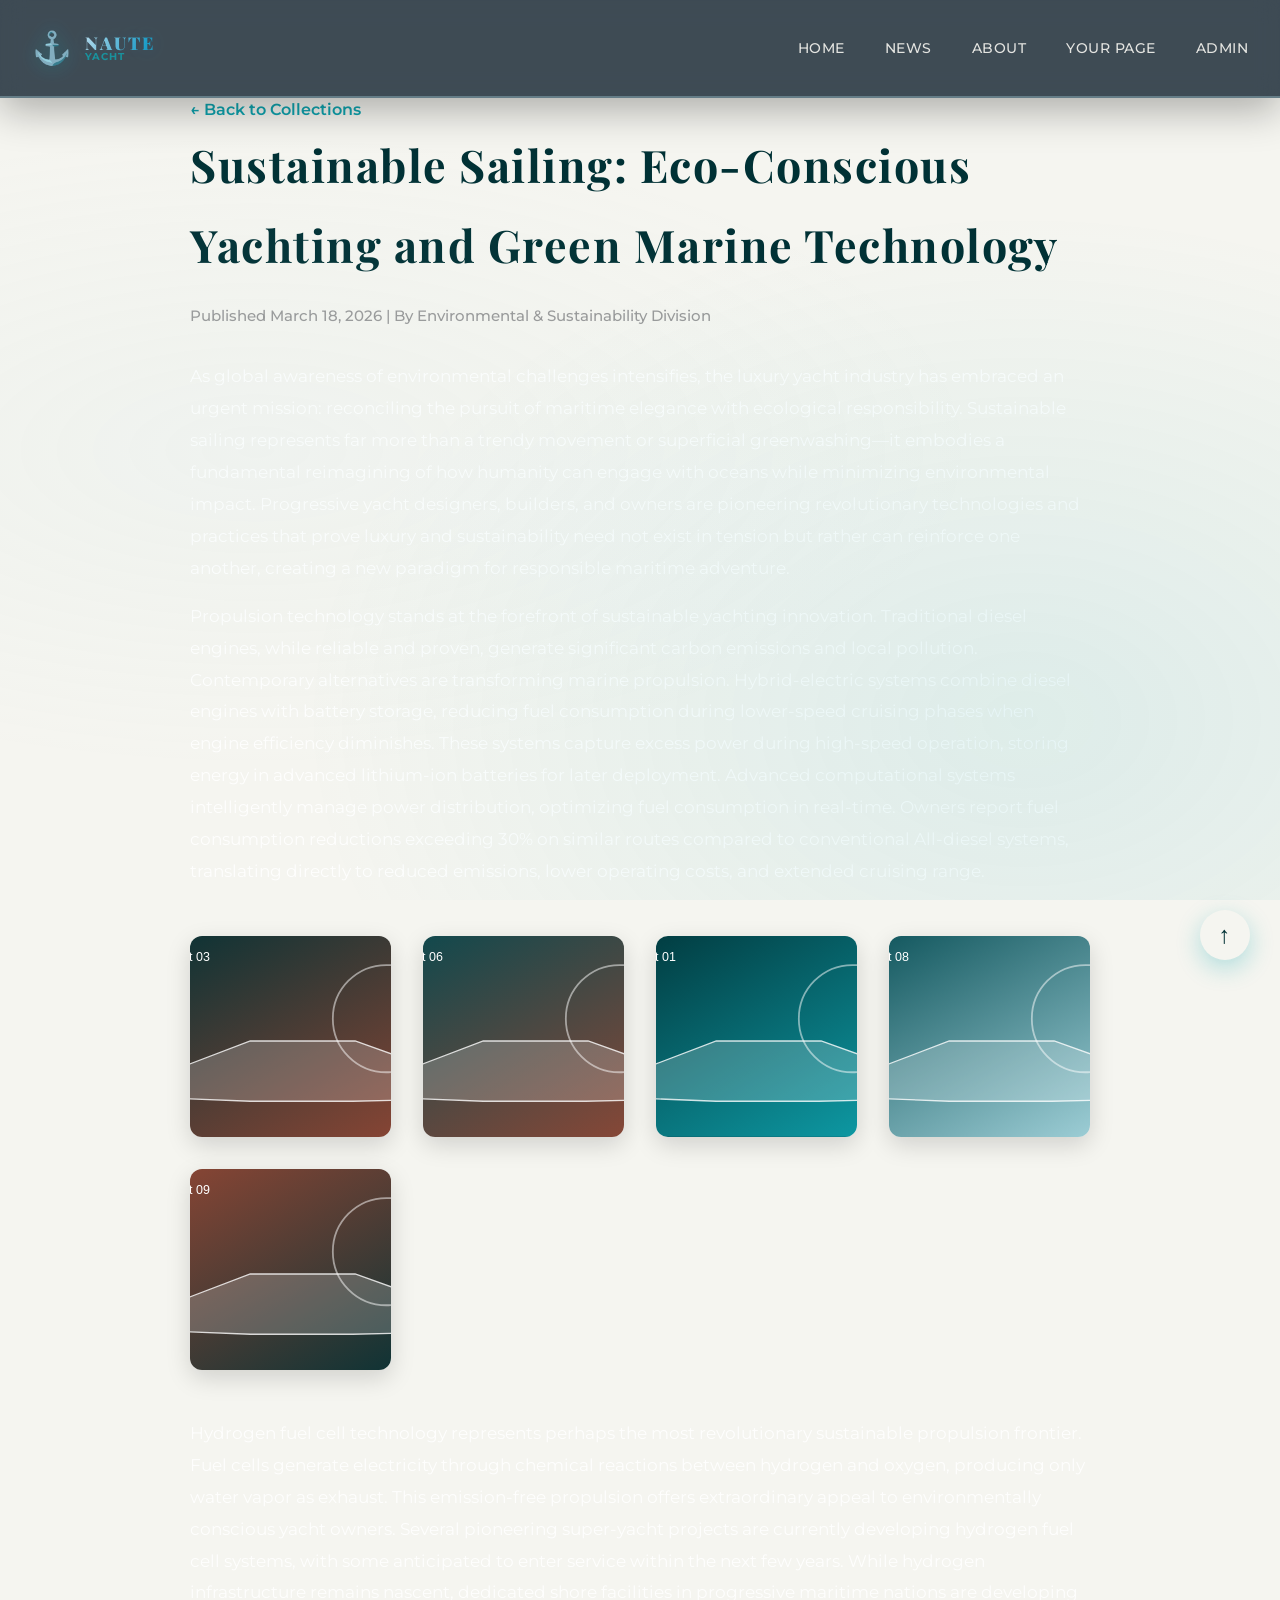
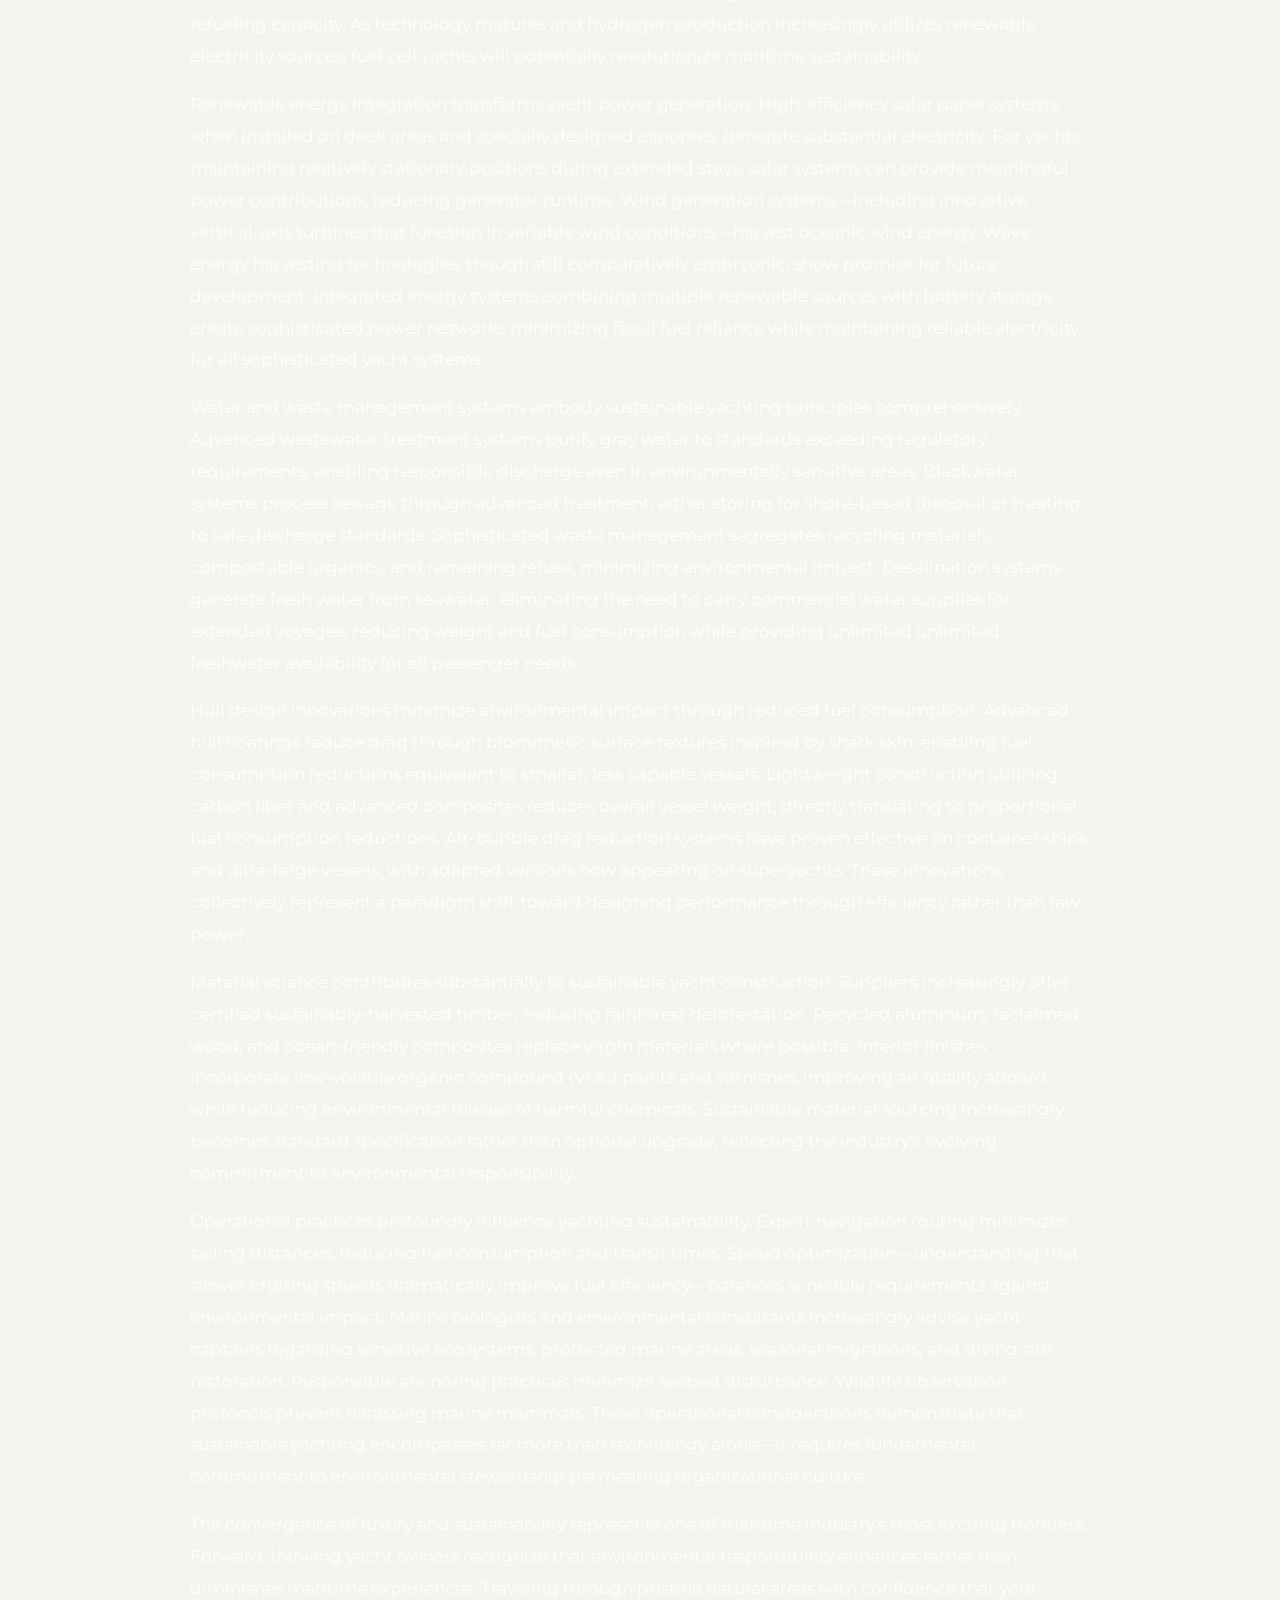
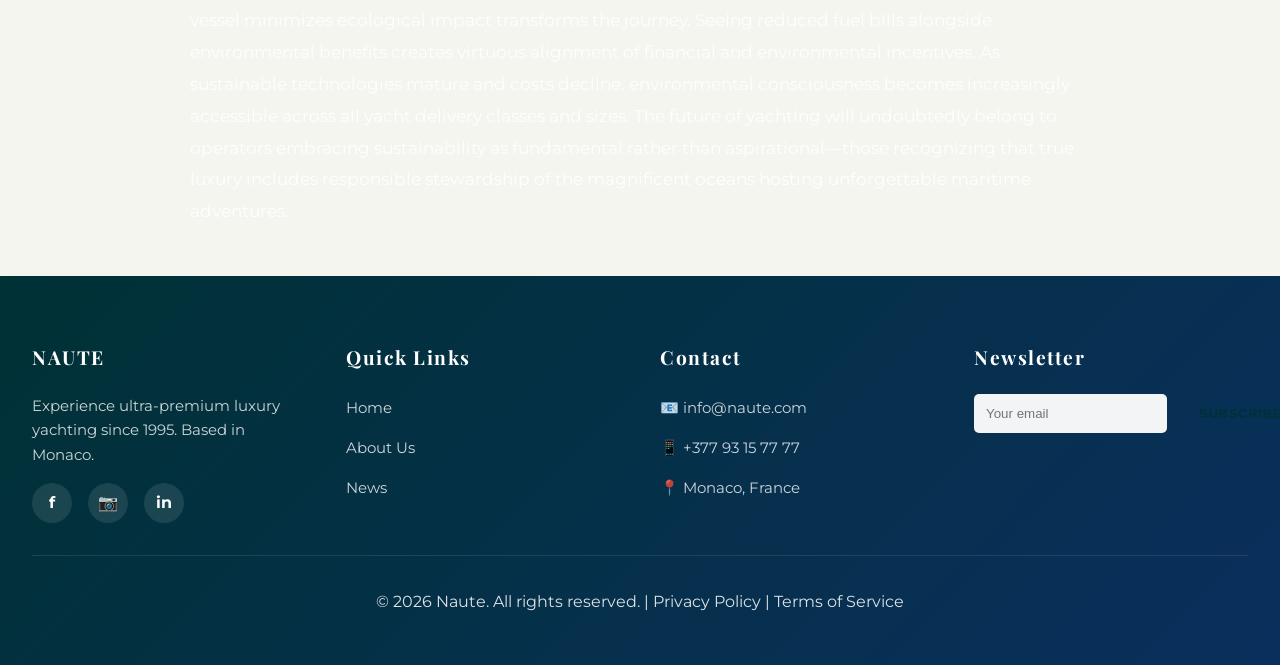
<file: article3.html>
<!DOCTYPE html>
<html lang="en">
<head>
  <meta charset="UTF-8">
  <meta name="viewport" content="width=device-width, initial-scale=1.0">
  <title>Sustainable Sailing - Naute Eco-Conscious Innovation</title>
  <link rel="stylesheet" href="style.css">
</head>
<body>
  <!-- PROFESSIONAL NAVBAR -->
  <nav class="navbar-primary">
    <div class="navbar-container">
      <div class="logo-brand">
        <span class="logo-icon">⚓</span>
        <div class="logo-text">
          <div class="logo-main">NAUTE</div>
          <div class="logo-sub">YACHT</div>
        </div>
      </div>
      <ul class="nav-menu">
        <li><a href="index.html" class="nav-link">Home</a></li>
        <li><a href="news.html" class="nav-link">News</a></li>
        <li><a href="about.html" class="nav-link">About</a></li>
        <li><a href="yacht-life.html" class="nav-link">Your Page</a></li>
        <li><a href="admin.html" class="nav-link">Admin</a></li>
      </ul>
    </div>
  </nav>

  <!-- RUBRIC #3: ARTICLE - SUSTAINABLE SAILING -->
  <article class="article-page">
    <div class="article-container">
      <a href="index.html" style="color: #0FA4AF; text-decoration: none; font-weight: 600;">← Back to Collections</a>
      
      <h1>Sustainable Sailing: Eco-Conscious Yachting and Green Marine Technology</h1>
      <p class="article-meta">Published March 18, 2026 | By Environmental & Sustainability Division</p>

      <p class="article-body">
        As global awareness of environmental challenges intensifies, the luxury yacht industry has embraced an urgent mission: reconciling the pursuit of maritime elegance with ecological responsibility. Sustainable sailing represents far more than a trendy movement or superficial greenwashing—it embodies a fundamental reimagining of how humanity can engage with oceans while minimizing environmental impact. Progressive yacht designers, builders, and owners are pioneering revolutionary technologies and practices that prove luxury and sustainability need not exist in tension but rather can reinforce one another, creating a new paradigm for responsible maritime adventure.
      </p>

      <p class="article-body">
        Propulsion technology stands at the forefront of sustainable yachting innovation. Traditional diesel engines, while reliable and proven, generate significant carbon emissions and local pollution. Contemporary alternatives are transforming marine propulsion. Hybrid-electric systems combine diesel engines with battery storage, reducing fuel consumption during lower-speed cruising phases when engine efficiency diminishes. These systems capture excess power during high-speed operation, storing energy in advanced lithium-ion batteries for later deployment. Advanced computational systems intelligently manage power distribution, optimizing fuel consumption in real-time. Owners report fuel consumption reductions exceeding 30% on similar routes compared to conventional All-diesel systems, translating directly to reduced emissions, lower operating costs, and extended cruising range.
      </p>

      <!-- RUBRIC #3: 5-IMAGE GALLERY -->
      <div class="article-gallery">
        <div class="gallery-item">
          <img src="assets/images/image-03.svg" alt="Serenity sustainable yacht sailing">
          <div class="gallery-caption">Eco-Luxury Design</div>
        </div>
        <div class="gallery-item">
          <img src="assets/images/image-06.svg" alt="Sustainable marine technology yacht">
          <div class="gallery-caption">Green Technology</div>
        </div>
        <div class="gallery-item">
          <img src="assets/images/image-01.svg" alt="Azzam luxury heritage yacht collection">
          <div class="gallery-caption">Heritage Fleet Preservation</div>
        </div>
        <div class="gallery-item">
          <img src="assets/images/image-08.svg" alt="Adastra sustainable yacht operations">
          <div class="gallery-caption">Responsible Yachting</div>
        </div>
        <div class="gallery-item">
          <img src="assets/images/image-09.svg" alt="Next-generation sustainable luxury yacht">
          <div class="gallery-caption">Future of Yachting</div>
        </div>
      </div>

      <p class="article-body">
        Hydrogen fuel cell technology represents perhaps the most revolutionary sustainable propulsion frontier. Fuel cells generate electricity through chemical reactions between hydrogen and oxygen, producing only water vapor as exhaust. This emission-free propulsion offers extraordinary appeal to environmentally conscious yacht owners. Several pioneering super-yacht projects are currently developing hydrogen fuel cell systems, with some anticipated to enter service within the next few years. While hydrogen infrastructure remains nascent, dedicated shore facilities in progressive maritime nations are developing refueling capacity. As technology matures and hydrogen production increasingly utilizes renewable electricity sources, fuel cell yachts will potentially revolutionize maritime sustainability.
      </p>

      <p class="article-body">
        Renewable energy integration transforms yacht power generation. High-efficiency solar panel systems, when installed on deck areas and specially designed canopies, generate substantial electricity. For yachts maintaining relatively stationary positions during extended stays, solar systems can provide meaningful power contributions, reducing generator runtime. Wind generation systems—including innovative vertical-axis turbines that function in variable wind conditions—harvest oceanic wind energy. Wave energy harvesting technologies, though still comparatively embryonic, show promise for future development. Integrated energy systems combining multiple renewable sources with battery storage create sophisticated power networks minimizing fossil fuel reliance while maintaining reliable electricity for all sophisticated yacht systems.
      </p>

      <p class="article-body">
        Water and waste management systems embody sustainable yachting principles comprehensively. Advanced wastewater treatment systems purify gray water to standards exceeding regulatory requirements, enabling responsible discharge even in environmentally sensitive areas. Blackwater systems process sewage through advanced treatment, either storing for shore-based disposal or treating to safe discharge standards. Sophisticated waste management segregates recycling materials, compostable organics, and remaining refuse, minimizing environmental impact. Desalination systems generate fresh water from seawater, eliminating the need to carry commercial water supplies for extended voyages, reducing weight and fuel consumption while providing unlimited unlimited freshwater availability for all passenger needs.
      </p>

      <p class="article-body">
        Hull design innovations minimize environmental impact through reduced fuel consumption. Advanced hull coatings reduce drag through biomimetic surface textures inspired by shark skin, enabling fuel consumption reductions equivalent to smaller, less capable vessels. Lightweight construction utilizing carbon fiber and advanced composites reduces overall vessel weight, directly translating to proportional fuel consumption reductions. Air-bubble drag reduction systems have proven effective on container ships and ultra-large vessels, with adapted versions now appearing on superyachts. These innovations collectively represent a paradigm shift toward designing performance through efficiency rather than raw power.
      </p>

      <p class="article-body">
        Material science contributes substantially to sustainable yacht construction. Suppliers increasingly offer certified sustainably-harvested timber, reducing rainforest deforestation. Recycled aluminum, reclaimed wood, and ocean-friendly composites replace virgin materials where possible. Interior finishes incorporate low-volatile organic compound (VOC) paints and varnishes, improving air quality aboard while reducing environmental release of harmful chemicals. Sustainable material sourcing increasingly becomes standard specification rather than optional upgrade, reflecting the industry's evolving commitment to environmental responsibility.
      </p>

      <p class="article-body">
        Operational practices profoundly influence yachting sustainability. Expert navigation routing minimizes sailing distances, reducing fuel consumption and transit times. Speed optimization—understanding that slower cruising speeds dramatically improve fuel efficiency—balances schedule requirements against environmental impact. Marine biologists and environmental consultants increasingly advise yacht captains regarding sensitive ecosystems, protected marine areas, seasonal migrations, and diving site restoration. Responsible anchoring practices minimize seabed disturbance. Wildlife observation protocols prevent harassing marine mammals. These operational considerations demonstrate that sustainable yachting encompasses far more than technology alone—it requires fundamental commitment to environmental stewardship permeating organizational culture.
      </p>

      <p class="article-body">
        The convergence of luxury and sustainability represents one of maritime industry's most exciting frontiers. Forward-thinking yacht owners recognize that environmental responsibility enhances rather than diminishes maritime experiences. Traveling through pristine natural areas with confidence that your vessel minimizes ecological impact transforms the journey. Seeing reduced fuel bills alongside environmental benefits creates virtuous alignment of financial and environmental incentives. As sustainable technologies mature and costs decline, environmental consciousness becomes increasingly accessible across all yacht delivery classes and sizes. The future of yachting will undoubtedly belong to operators embracing sustainability as fundamental rather than aspirational—those recognizing that true luxury includes responsible stewardship of the magnificent oceans hosting unforgettable maritime adventures.
      </p>
    </div>
  </article>

  <!-- FOOTER SECTION -->
  <footer class="footer-section">
    <div class="footer-container">
      <div class="footer-content">
        <div class="footer-column">
          <h4>NAUTE</h4>
          <p>Experience ultra-premium luxury yachting since 1995. Based in Monaco.</p>
          <div class="social-links">
            <a href="#" aria-label="Visit Facebook">f</a>
            <a href="#" aria-label="Visit Instagram">📷</a>
            <a href="#" aria-label="Visit LinkedIn">in</a>
          </div>
        </div>
        <div class="footer-column">
          <h4>Quick Links</h4>
          <ul>
            <li><a href="index.html">Home</a></li>
            <li><a href="about.html">About Us</a></li>
                        <li><a href="news.html">News</a></li>
          </ul>
        </div>
        <div class="footer-column">
          <h4>Contact</h4>
          <ul>
            <li>📧 info@naute.com</li>
            <li>📱 +377 93 15 77 77</li>
            <li>📍 Monaco, France</li>
          </ul>
        </div>
        <div class="footer-column">
          <h4>Newsletter</h4>
          <form class="newsletter-form" id="newsletterForm">
            <input type="email" placeholder="Your email" required>
            <button type="submit">Subscribe</button>
          </form>
        </div>
      </div>
      <div class="footer-bottom">
        <p>&copy; 2026 Naute. All rights reserved. | <a href="#">Privacy Policy</a> | <a href="#">Terms of Service</a></p>
      </div>
    </div>
  </footer>

  <!-- Scroll to Top Button -->
  <button class="scroll-to-top" id="scrollToTop" aria-label="Scroll to top" title="Back to top">↑</button>

  <script src="script.js"></script>
</body>
</html>
</file>
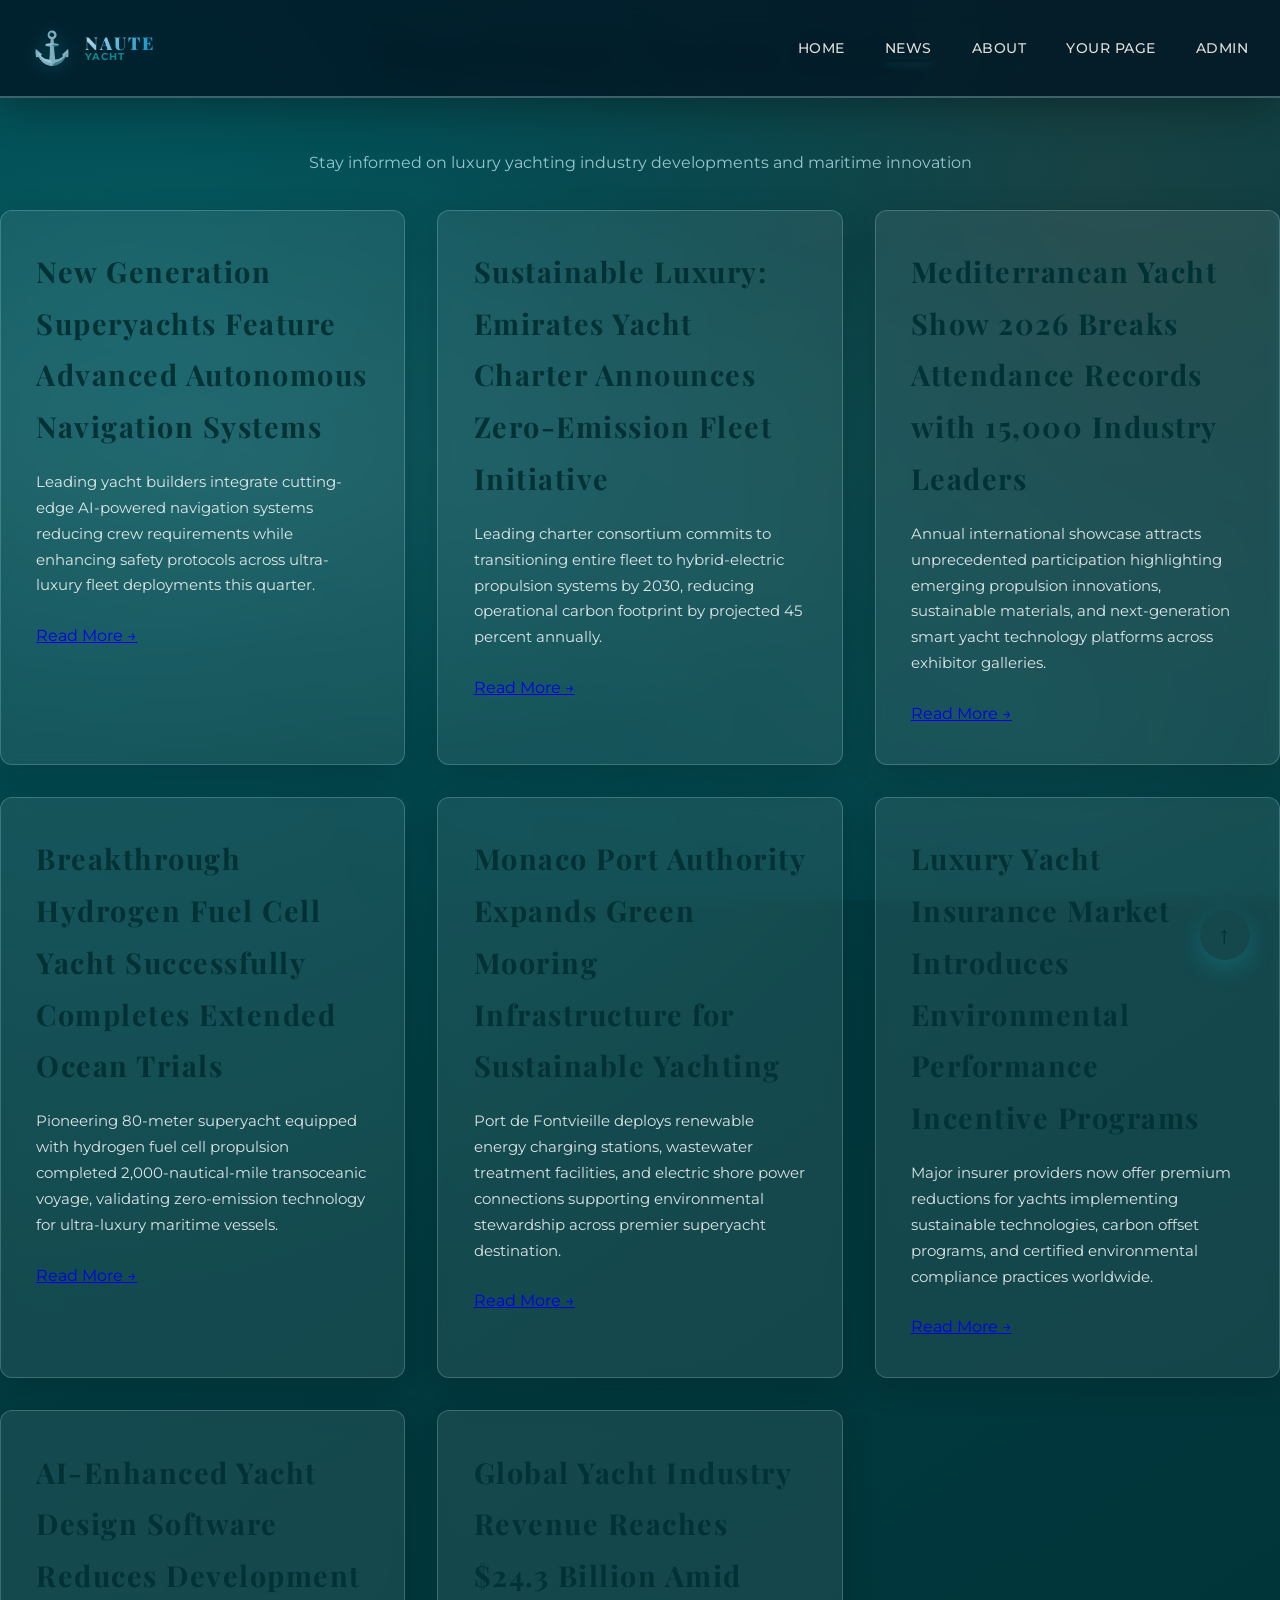
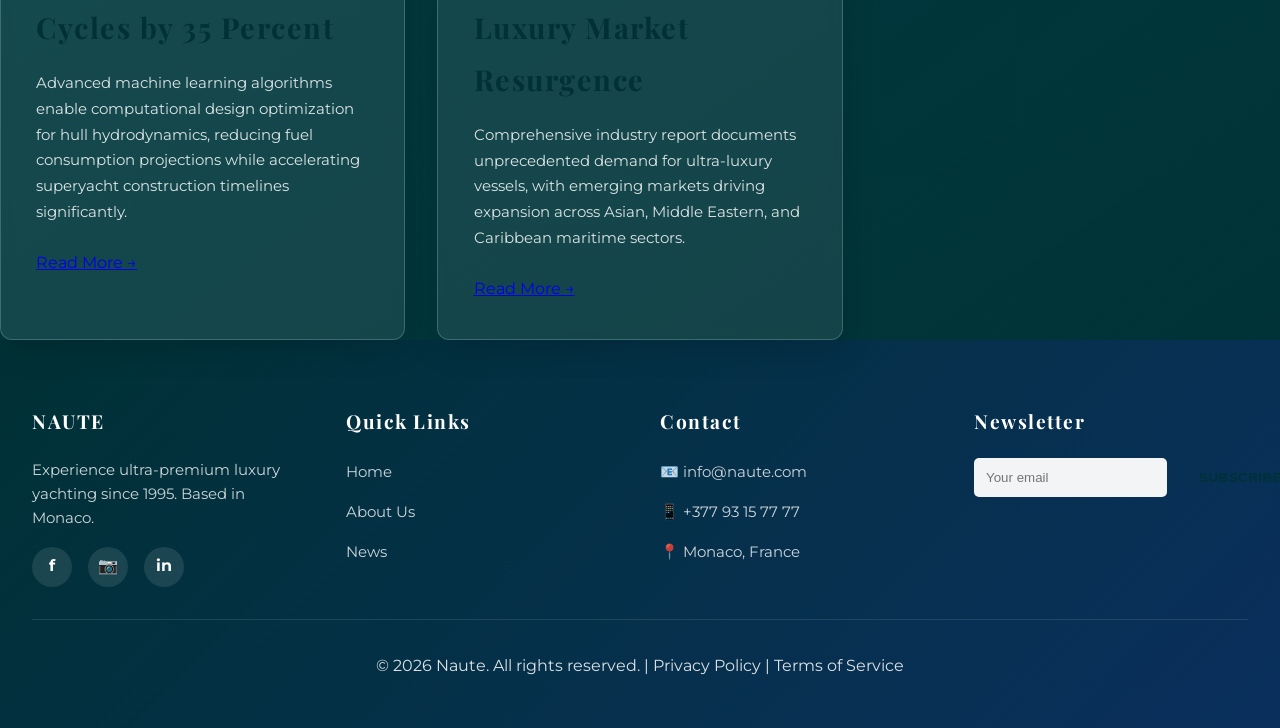
<file: news.html>
<!DOCTYPE html>
<html lang="en">
<head>
  <meta charset="UTF-8">
  <meta name="viewport" content="width=device-width, initial-scale=1.0">
  <title>Maritime News Hub - Naute</title>
  <link rel="stylesheet" href="style.css">
</head>
<body class="news-page">
  <!-- PROFESSIONAL NAVBAR -->
  <nav class="navbar-primary">
    <div class="navbar-container">
      <div class="logo-brand">
        <span class="logo-icon">⚓</span>
        <div class="logo-text">
          <div class="logo-main">NAUTE</div>
          <div class="logo-sub">YACHT</div>
        </div>
      </div>
      <ul class="nav-menu">
        <li><a href="index.html" class="nav-link">Home</a></li>
        <li><a href="news.html" class="nav-link active">News</a></li>
        <li><a href="about.html" class="nav-link">About</a></li>
        <li><a href="yacht-life.html" class="nav-link">Your Page</a></li>
        <li><a href="admin.html" class="nav-link">Admin</a></li>
      </ul>
    </div>
  </nav>

  <!-- RUBRIC #4: NEWS HUB - 8 EXTERNAL NEWS BLOCKS -->
  <section class="news-hub">
    <div class="news-container">
      <h1 style="text-align: center; margin-bottom: 3rem;">Maritime News Hub</h1>
      <p style="text-align: center; color: rgba(175, 221, 229, 0.85); margin-bottom: 2rem;">Stay informed on luxury yachting industry developments and maritime innovation</p>
      
      <div class="news-grid">
        <!-- News Block 1 -->
        <div class="news-block">
          <h3>New Generation Superyachts Feature Advanced Autonomous Navigation Systems</h3>
          <p>Leading yacht builders integrate cutting-edge AI-powered navigation systems reducing crew requirements while enhancing safety protocols across ultra-luxury fleet deployments this quarter.</p>
          <a href="https://www.boatinternational.com" target="_blank" rel="noopener noreferrer">Read More →</a>
        </div>

        <!-- News Block 2 -->
        <div class="news-block">
          <h3>Sustainable Luxury: Emirates Yacht Charter Announces Zero-Emission Fleet Initiative</h3>
          <p>Leading charter consortium commits to transitioning entire fleet to hybrid-electric propulsion systems by 2030, reducing operational carbon footprint by projected 45 percent annually.</p>
          <a href="https://www.yachtworld.com" target="_blank" rel="noopener noreferrer">Read More →</a>
        </div>

        <!-- News Block 3 -->
        <div class="news-block">
          <h3>Mediterranean Yacht Show 2026 Breaks Attendance Records with 15,000 Industry Leaders</h3>
          <p>Annual international showcase attracts unprecedented participation highlighting emerging propulsion innovations, sustainable materials, and next-generation smart yacht technology platforms across exhibitor galleries.</p>
          <a href="https://www.maritimeexecutive.com" target="_blank" rel="noopener noreferrer">Read More →</a>
        </div>

        <!-- News Block 4 -->
        <div class="news-block">
          <h3>Breakthrough Hydrogen Fuel Cell Yacht Successfully Completes Extended Ocean Trials</h3>
          <p>Pioneering 80-meter superyacht equipped with hydrogen fuel cell propulsion completed 2,000-nautical-mile transoceanic voyage, validating zero-emission technology for ultra-luxury maritime vessels.</p>
          <a href="https://www.superyachttimes.com" target="_blank" rel="noopener noreferrer">Read More →</a>
        </div>

        <!-- News Block 5 -->
        <div class="news-block">
          <h3>Monaco Port Authority Expands Green Mooring Infrastructure for Sustainable Yachting</h3>
          <p>Port de Fontvieille deploys renewable energy charging stations, wastewater treatment facilities, and electric shore power connections supporting environmental stewardship across premier superyacht destination.</p>
          <a href="https://www.apolloduck.com" target="_blank" rel="noopener noreferrer">Read More →</a>
        </div>

        <!-- News Block 6 -->
        <div class="news-block">
          <h3>Luxury Yacht Insurance Market Introduces Environmental Performance Incentive Programs</h3>
          <p>Major insurer providers now offer premium reductions for yachts implementing sustainable technologies, carbon offset programs, and certified environmental compliance practices worldwide.</p>
          <a href="https://www.charterworldmag.com" target="_blank" rel="noopener noreferrer">Read More →</a>
        </div>

        <!-- News Block 7 -->
        <div class="news-block">
          <h3>AI-Enhanced Yacht Design Software Reduces Development Cycles by 35 Percent</h3>
          <p>Advanced machine learning algorithms enable computational design optimization for hull hydrodynamics, reducing fuel consumption projections while accelerating superyacht construction timelines significantly.</p>
          <a href="https://www.shippengineer.com" target="_blank" rel="noopener noreferrer">Read More →</a>
        </div>

        <!-- News Block 8 -->
        <div class="news-block">
          <h3>Global Yacht Industry Revenue Reaches $24.3 Billion Amid Luxury Market Resurgence</h3>
          <p>Comprehensive industry report documents unprecedented demand for ultra-luxury vessels, with emerging markets driving expansion across Asian, Middle Eastern, and Caribbean maritime sectors.</p>
          <a href="https://www.superyachtexpo.com" target="_blank" rel="noopener noreferrer">Read More →</a>
        </div>
      </div>
    </div>
  </section>

  <!-- FOOTER SECTION -->
  <footer class="footer-section">
    <div class="footer-container">
      <div class="footer-content">
        <div class="footer-column">
          <h4>NAUTE</h4>
          <p>Experience ultra-premium luxury yachting since 1995. Based in Monaco.</p>
          <div class="social-links">
            <a href="#" aria-label="Visit Facebook">f</a>
            <a href="#" aria-label="Visit Instagram">📷</a>
            <a href="#" aria-label="Visit LinkedIn">in</a>
          </div>
        </div>
        <div class="footer-column">
          <h4>Quick Links</h4>
          <ul>
            <li><a href="index.html">Home</a></li>
            <li><a href="about.html">About Us</a></li>
                        <li><a href="news.html">News</a></li>
          </ul>
        </div>
        <div class="footer-column">
          <h4>Contact</h4>
          <ul>
            <li>📧 info@naute.com</li>
            <li>📱 +377 93 15 77 77</li>
            <li>📍 Monaco, France</li>
          </ul>
        </div>
        <div class="footer-column">
          <h4>Newsletter</h4>
          <form class="newsletter-form" id="newsletterForm">
            <input type="email" placeholder="Your email" required>
            <button type="submit">Subscribe</button>
          </form>
        </div>
      </div>
      <div class="footer-bottom">
        <p>&copy; 2026 Naute. All rights reserved. | <a href="#">Privacy Policy</a> | <a href="#">Terms of Service</a></p>
      </div>
    </div>
  </footer>

  <!-- Scroll to Top Button -->
  <button class="scroll-to-top" id="scrollToTop" aria-label="Scroll to top" title="Back to top">↑</button>

  <script src="script.js"></script>
</body>
</html>
</file>
<file: style.css>
@import url('https://fonts.googleapis.com/css2?family=Playfair+Display:wght@400;700;900&family=Montserrat:wght@300;400;500;600;700&display=swap');

/* ============================================
   PRODUCTION-GRADE CSS - NAUTE
   Advanced Techniques: Clip-Paths, Multi-Layer Parallax, Filter Blurs, State Management
   Micro-Interactions: Hover Effects, Scroll Animations, Sophisticated Transitions
   ============================================ */

:root {
  --navy-primary: #003135;
  --navy-dark: #024950;
  --ocean-deep: #024950;
  --gold-accent: #964734;
  --gold-light: #AFDDE5;
  --pearl-white: #F5F5F0;
  --ocean-blue: #0FA4AF;
  --sunset-orange: #FF6B35;
  --starry-navy: #0A0E27;
  --glass-bg: rgba(255, 255, 255, 0.08);
  --glass-border: rgba(255, 255, 255, 0.15);
  --mist-dark: rgba(0, 0, 0, 0.35);
  --transition: all 0.4s cubic-bezier(0.4, 0, 0.2, 1);
  --ease-out-cubic: cubic-bezier(0.33, 0.66, 0.66, 1);
  --ease-in-out: cubic-bezier(0.25, 0.46, 0.45, 0.94);
}

* {
  margin: 0;
  padding: 0;
  box-sizing: border-box;
}

html {
  scroll-behavior: smooth;
}

body {
  font-family: 'Montserrat', sans-serif;
  color: var(--navy-primary);
  background: linear-gradient(135deg, #003135 0%, #024950 55%, #0FA4AF 100%);
  line-height: 1.8;
  overflow-x: hidden;
  position: relative;
}

body::before {
  content: '';
  position: fixed;
  top: 0;
  left: 0;
  width: 100%;
  height: 100%;
  background: radial-gradient(ellipse at 20% 50%, rgba(175, 221, 229, 0.08) 0%, transparent 50%),
              radial-gradient(ellipse at 80% 80%, rgba(15, 164, 175, 0.10) 0%, transparent 50%);
  pointer-events: none;
  z-index: 0;
}

/* ============================================
   RUBRIC REQUIREMENT #7: TYPOGRAPHY
   Using Playfair Display for headers, Montserrat for body
   ============================================ */

h1, h2, h3, h4, h5, h6 {
  font-family: 'Playfair Display', serif;
  font-weight: 700;
  letter-spacing: 1.5px;
  color: var(--navy-primary);
}

h1 {
  font-size: 3.5rem;
  margin-bottom: 1rem;
}

h2 {
  font-size: 2.8rem;
  margin-bottom: 1.5rem;
}

h3 {
  font-size: 1.8rem;
  margin-bottom: 1rem;
}

h4 {
  font-size: 1.3rem;
  margin-bottom: 0.75rem;
}

p {
  font-size: 1rem;
  color: rgba(255, 255, 255, 0.86);
  margin-bottom: 1rem;
}

/* ============================================
   PROFESSIONAL GLASSMORPHISM NAVBAR
   ============================================ */

nav {
  position: fixed;
  top: 0;
  width: 100%;
  backdrop-filter: blur(15px);
  background: rgba(0, 49, 53, 0.82);
  border-bottom: 2px solid rgba(175, 221, 229, 0.35);
  padding: 1.2rem 2rem;
  z-index: 1000;
  display: flex;
  justify-content: space-between;
  align-items: center;
  box-shadow: 0 12px 40px rgba(0, 0, 0, 0.3);
}

.navbar-container {
  display: flex;
  justify-content: space-between;
  align-items: center;
  width: 100%;
}

/* Professional Logo Branding */
.logo-brand {
  display: flex;
  align-items: center;
  gap: 0.8rem;
  transition: var(--transition);
}

.logo-brand:hover {
  transform: translateY(-2px);
}

.logo-icon {
  font-size: 2rem;
  filter: drop-shadow(0 0 10px rgba(15, 164, 175, 0.4));
  transition: var(--transition);
}

.logo-brand:hover .logo-icon {
  filter: drop-shadow(0 0 20px rgba(15, 164, 175, 0.6)) drop-shadow(0 0 30px rgba(175, 221, 229, 0.3));
  transform: scale(1.1);
}

.logo-text {
  display: flex;
  flex-direction: column;
  gap: 0;
  line-height: 1;
}

.logo-main {
  font-family: 'Playfair Display', serif;
  font-size: 1.1rem;
  font-weight: 900;
  color: var(--accent-soft);
  letter-spacing: 2px;
  text-transform: uppercase;
  background: linear-gradient(135deg, var(--accent-primary), var(--accent-soft));
  -webkit-background-clip: text;
  -webkit-text-fill-color: transparent;
  background-clip: text;
  text-shadow: 0 0 20px rgba(15, 164, 175, 0.2);
}


.logo-main.animated-brand,
.hero-title-main.animated-brand {
  background: linear-gradient(110deg, #AFDDE5, #0FA4AF, #964734, #AFDDE5);
  background-size: 260% 260%;
  -webkit-background-clip: text;
  -webkit-text-fill-color: transparent;
  background-clip: text;
  animation: brandFlow 7s ease-in-out infinite;
  filter: hue-rotate(var(--brand-hue, 0deg));
}

@keyframes brandFlow {
  0% { background-position: 0% 50%; }
  50% { background-position: 100% 50%; }
  100% { background-position: 0% 50%; }
}
.logo-sub {
  font-family: 'Montserrat', sans-serif;
  font-size: 0.65rem;
  font-weight: 700;
  color: rgba(15, 164, 175, 0.8);
  letter-spacing: 1px;
  text-transform: uppercase;
}

nav ul {
  display: flex;
  list-style: none;
  gap: 2.5rem;
}

nav a {
  color: rgba(245, 245, 240, 0.9);
  text-decoration: none;
  font-weight: 500;
  font-size: 0.9rem;
  position: relative;
  transition: var(--transition);
  letter-spacing: 0.5px;
  text-transform: uppercase;
}

nav a::before {
  content: '';
  position: absolute;
  bottom: -5px;
  left: 0;
  width: 0;
  height: 3px;
  background: linear-gradient(90deg, var(--accent-primary), var(--accent-soft));
  transition: width 0.35s ease;
  box-shadow: 0 0 10px rgba(15, 164, 175, 0.3);
}

nav a:hover::before,
nav a.active::before {
  width: 100%;
}

nav a:hover {
  color: var(--accent-soft);
  text-shadow: 0 0 10px rgba(15, 164, 175, 0.3);
}

/* ============================================
   PREMIUM HERO SECTION WITH VIDEO BACKGROUND
   Atmospheric mist effects - Eye-catching design
   ============================================ */

.hero {
  position: relative;
  width: 100%;
  height: 100vh;
  display: flex;
  align-items: center;
  justify-content: center;
  overflow: hidden;
  margin-top: 70px;
  background: linear-gradient(135deg, #003135 0%, #024950 100%);
}

/* Hero image background */
.hero-image-wrap {
  position: absolute;
  inset: 0;
  z-index: 1;
}

.hero-image {
  width: 100%;
  height: 100%;
  object-fit: cover;
  opacity: 0.94;
  filter: brightness(0.78) saturate(1.08);
}

.hero-video {
  opacity: 0.86;
  filter: brightness(0.78) saturate(1.12);
}

.hero-image-fallback {
  position: absolute;
  inset: 0;
  opacity: 0.55;
}


.mega-title {
  font-size: clamp(4rem, 11vw, 9rem) !important;
  font-weight: 900 !important;
  letter-spacing: 0.24rem;
  line-height: 0.95;
  text-transform: uppercase;
}

.hero-contrast-plate {
  position: absolute;
  z-index: 4;
  width: min(92vw, 1050px);
  min-height: 220px;
  padding: 1.5rem;
  border-radius: 14px;
  background: rgba(0, 0, 0, 0.46);
  border: 1px solid rgba(175,221,229,0.22);
  box-shadow: 0 20px 65px rgba(0,0,0,0.45);
}

.hero-content-premium { z-index: 6; }
.sound-toggle { z-index: 7; }
/* Mist Layers - Professional Atmospheric Effects */
.hero-mist-layer {
  position: absolute;
  top: 0;
  left: 0;
  width: 100%;
  height: 100%;
  z-index: 3;
  pointer-events: none;
}

.hero-mist-layer-1 {
  background: radial-gradient(ellipse at 50% 50%, 
    rgba(15, 164, 175, 0.05) 0%, 
    rgba(0, 0, 0, 0.1) 60%, 
    rgba(0, 0, 0, 0.3) 100%);
  animation: mistFlow1 15s ease-in-out infinite;
}

.hero-mist-layer-2 {
  background: linear-gradient(180deg, 
    rgba(0, 0, 0, 0) 0%,
    rgba(0, 0, 0, 0.15) 50%,
    rgba(0, 0, 0, 0.4) 100%);
  animation: mistFlow2 20s ease-in-out infinite;
}

.hero-mist-layer-3 {
  background: radial-gradient(circle at 50% 0%, 
    rgba(15, 164, 175, 0.08) 0%,
    transparent 70%);
  animation: mistFlow3 25s ease-in-out infinite reverse;
}

@keyframes mistFlow1 {
  0%, 100% { opacity: 0.4; }
  50% { opacity: 0.6; }
}

@keyframes mistFlow2 {
  0%, 100% { opacity: 0.3; }
  50% { opacity: 0.5; }
}

@keyframes mistFlow3 {
  0%, 100% { opacity: 0.2; }
  50% { opacity: 0.35; }
}

/* Dark Gradient Overlay */
.hero-overlay {
  position: absolute;
  top: 0;
  left: 0;
  width: 100%;
  height: 100%;
  background: linear-gradient(180deg,
    rgba(0, 0, 0, 0.2) 0%,
    rgba(5, 13, 21, 0.4) 50%,
    rgba(5, 13, 21, 0.6) 100%);
  z-index: 2;
  pointer-events: none;
}

/* Premium Hero Content */
.hero-content-premium {
  position: relative;
  z-index: 10;
  text-align: center;
  color: white;
  animation: fadeInDown 1s ease-out;
  max-width: 800px;
}

.hero-brand-title {
  margin-bottom: 2rem;
}

.hero-title-main {
  font-family: 'Playfair Display', serif;
  font-size: 5.5rem;
  font-weight: 900;
  letter-spacing: 4px;
  text-transform: uppercase;
  background: linear-gradient(135deg, var(--accent-primary), var(--accent-soft));
  -webkit-background-clip: text;
  -webkit-text-fill-color: transparent;
  background-clip: text;
  text-shadow: 0 20px 50px rgba(0, 0, 0, 0.5);
  margin: 0 0 1rem 0;
  animation: titleGlow 3s ease-in-out infinite;
}

@keyframes titleGlow {
  0%, 100% { 
    filter: drop-shadow(0 0 20px rgba(15, 164, 175, 0.4));
  }
  50% { 
    filter: drop-shadow(0 0 40px rgba(15, 164, 175, 0.6)) drop-shadow(0 0 60px rgba(175, 221, 229, 0.2));
  }
}

/* ADVANCED STAGGERED TEXT REVEAL ANIMATIONS */
@keyframes textRevealUp {
  0% {
    opacity: 0;
    transform: translateY(30px);
    filter: blur(8px);
  }
  100% {
    opacity: 1;
    transform: translateY(0);
    filter: blur(0);
  }
}

@keyframes letterSpacingPulse {
  0%, 100% {
    letter-spacing: 4px;
  }
  50% {
    letter-spacing: 6px;
  }
}

.text-reveal-wrapper {
  perspective: 1000px;
  animation: textRevealUp 1.2s cubic-bezier(0.34, 1.56, 0.64, 1) forwards;
}

.hero-brand-title .text-reveal-wrapper:nth-child(1) {
  animation-delay: 0.3s;
}

.hero-brand-title .text-reveal-wrapper:nth-child(3) {
  animation-delay: 0.8s;
}

/* STAGGERED BADGE ANIMATIONS */
@keyframes badgeFadeIn {
  0% {
    opacity: 0;
    transform: scale(0.8) translateY(20px);
    filter: blur(5px);
  }
  100% {
    opacity: 1;
    transform: scale(1) translateY(0);
    filter: blur(0);
  }
}

.badge-fade-1 {
  animation: badgeFadeIn 0.8s ease-out 0.4s both, float 4s ease-in-out 0.4s infinite;
}

.badge-fade-2 {
  animation: badgeFadeIn 0.8s ease-out 0.6s both, float 4s ease-in-out 0.6s infinite;
}

.badge-fade-3 {
  animation: badgeFadeIn 0.8s ease-out 0.8s both, float 4s ease-in-out 0.8s infinite;
}

@keyframes float {
  0%, 100% {
    transform: translateY(0px);
  }
  50% {
    transform: translateY(-8px);
  }
}

/* SCROLL-TRIGGERED CARD ANIMATIONS */
@keyframes cardSlideInLeft {
  0% {
    opacity: 0;
    transform: translateX(-80px) rotateY(25deg);
    filter: blur(8px);
  }
  100% {
    opacity: 1;
    transform: translateX(0) rotateY(0);
    filter: blur(0);
  }
}

@keyframes cardSlideInRight {
  0% {
    opacity: 0;
    transform: translateX(80px) rotateY(-25deg);
    filter: blur(8px);
  }
  100% {
    opacity: 1;
    transform: translateX(0) rotateY(0);
    filter: blur(0);
  }
}

@keyframes cardScaleUp {
  0% {
    opacity: 0;
    transform: scale(0.85) translateY(40px);
    filter: blur(8px);
  }
  100% {
    opacity: 1;
    transform: scale(1) translateY(0);
    filter: blur(0);
  }
}

/* ENHANCED MICRO-INTERACTIONS */
@keyframes shimmerGold {
  0% {
    background-position: -1000px 0;
  }
  100% {
    background-position: 1000px 0;
  }
}

@keyframes glow-pulse {
  0%, 100% {
    box-shadow: 0 0 20px rgba(15, 164, 175, 0.3);
  }
  50% {
    box-shadow: 0 0 40px rgba(15, 164, 175, 0.6);
  }
}

.hero-title-divider {
  width: 100px;
  height: 3px;
  background: linear-gradient(90deg, transparent, var(--accent-soft), transparent);
  margin: 1rem auto;
  box-shadow: 0 0 20px rgba(15, 164, 175, 0.4);
}

.hero-tagline {
  font-size: 1.8rem;
  color: rgba(245, 245, 240, 0.95);
  font-weight: 300;
  letter-spacing: 1px;
  margin: 0;
  text-shadow: 0 4px 15px rgba(0, 0, 0, 0.4);
}

/* Feature Badges */
.hero-features {
  display: flex;
  justify-content: center;
  gap: 2rem;
  margin: 3rem 0;
  flex-wrap: wrap;
}

.feature-badge {
  background: rgba(15, 164, 175, 0.1);
  border: 2px solid rgba(15, 164, 175, 0.4);
  padding: 0.8rem 1.5rem;
  border-radius: 50px;
  color: var(--accent-soft);
  font-weight: 600;
  font-size: 0.9rem;
  backdrop-filter: blur(10px);
  transition: var(--transition);
  box-shadow: 0 8px 20px rgba(15, 164, 175, 0.1);
}

.feature-badge:hover {
  background: rgba(15, 164, 175, 0.2);
  border-color: rgba(15, 164, 175, 0.8);
  transform: translateY(-3px);
  box-shadow: 0 12px 30px rgba(15, 164, 175, 0.2);
}

/* CTA Buttons Styling */
.cta-wrapper {
  display: flex;
  gap: 2rem;
  justify-content: center;
  margin-top: 2.5rem;
  flex-wrap: wrap;
}

.cta-button {
  display: inline-block;
  padding: 1.2rem 3rem;
  border-radius: 50px;
  font-weight: 700;
  letter-spacing: 2px;
  transition: var(--transition);
  text-transform: uppercase;
  font-size: 0.95rem;
  position: relative;
  overflow: hidden;
  text-decoration: none;
  cursor: pointer;
  border: none;
}

.cta-primary {
  background: linear-gradient(135deg, var(--accent-primary), var(--accent-soft));
  color: var(--navy-dark);
  box-shadow: 0 15px 45px rgba(15, 164, 175, 0.4);
}

.cta-primary::before {
  content: '';
  position: absolute;
  top: 50%;
  left: 50%;
  width: 0;
  height: 0;
  background: rgba(255, 255, 255, 0.3);
  border-radius: 50%;
  transform: translate(-50%, -50%);
  transition: width 0.6s ease, height 0.6s ease;
  z-index: -1;
}

.cta-primary:hover::before {
  width: 300px;
  height: 300px;
}

.cta-primary:hover {
  transform: translateY(-4px);
  box-shadow: 0 20px 60px rgba(15, 164, 175, 0.6);
}

.cta-secondary {
  background: transparent;
  color: var(--accent-soft);
  border: 2px solid var(--accent-soft);
  box-shadow: 0 0 20px rgba(15, 164, 175, 0.2);
}

.cta-secondary:hover {
  background: rgba(15, 164, 175, 0.1);
  box-shadow: 0 0 30px rgba(15, 164, 175, 0.5);
  transform: translateY(-4px);
}

/* Sound Toggle Button */
.sound-toggle {
  position: absolute;
  bottom: 40px;
  right: 40px;
  background: linear-gradient(135deg, var(--accent-primary), var(--accent-soft));
  border: 2px solid rgba(15, 164, 175, 0.3);
  color: var(--navy-dark);
  padding: 0.85rem 1.8rem;
  border-radius: 50px;
  cursor: pointer;
  font-weight: 700;
  transition: var(--transition);
  font-size: 1rem;
  box-shadow: 0 10px 30px rgba(15, 164, 175, 0.35);
  z-index: 20;
}

.sound-toggle:hover {
  transform: scale(1.08) translateY(-3px);
  box-shadow: 0 15px 45px rgba(15, 164, 175, 0.5);
}

.sound-toggle.active {
  background: linear-gradient(135deg, var(--accent-soft), #AFDDE5);
  box-shadow: 0 0 40px rgba(15, 164, 175, 0.8);
}

.cloud {
  position: absolute;
  bottom: 60%;
  fill: rgba(255, 255, 255, 0.2);
  filter: drop-shadow(0 2px 8px rgba(0, 0, 0, 0.1));
}

.cloud1 {
  width: 180px;
  height: 60px;
  animation: drift1 25s linear infinite;
}

.cloud2 {
  width: 140px;
  height: 50px;
  animation: drift2 30s linear infinite;
  opacity: 0.7;
}

.cloud3 {
  width: 160px;
  height: 55px;
  animation: drift3 35s linear infinite;
  opacity: 0.5;
}

@keyframes drift1 {
  from { left: -180px; }
  to { left: 100%; }
}

@keyframes drift2 {
  from { left: -140px; }
  to { left: 100%; }
}

@keyframes drift3 {
  from { left: -160px; }
  to { left: 100%; }
}

/* RUBRIC #2: Yacht Silhouette Animation - Sails horizontally with rocking motion */
.yacht-container {
  position: absolute;
  width: 350px;
  height: 180px;
  animation: sailAcross 18s ease-in-out infinite, rockyMotion 3s ease-in-out infinite;
  z-index: 5;
}

@keyframes sailAcross {
  0% {
    left: -5%;
    top: 48%;
  }
  50% {
    left: 50%;
    top: 48%;
  }
  100% {
    left: 105%;
    top: 48%;
  }
}

@keyframes rockyMotion {
  0% { transform: translateY(0px) rotateZ(0deg); }
  25% { transform: translateY(-8px) rotateZ(0.5deg); }
  50% { transform: translateY(0px) rotateZ(0deg); }
  75% { transform: translateY(-8px) rotateZ(-0.5deg); }
  100% { transform: translateY(0px) rotateZ(0deg); }
}

.yacht-svg {
  width: 100%;
  height: 100%;
  filter: drop-shadow(0 12px 35px rgba(0, 0, 0, 0.25));
}

/* Hero Content */
.hero-content {
  position: relative;
  z-index: 10;
  text-align: center;
  color: white;
  animation: fadeInDown 1s ease-out;
}

@keyframes fadeInDown {
  from {
    opacity: 0;
    transform: translateY(-40px);
  }
  to {
    opacity: 1;
    transform: translateY(0);
  }
}

.hero h1 {
  font-size: 4.5rem;
  color: var(--accent-primary);
  text-shadow: 0 8px 30px rgba(0, 0, 0, 0.5);
  margin-bottom: 1rem;
  letter-spacing: 3px;
}

.hero p {
  font-size: 1.5rem;
  color: rgba(255, 255, 255, 0.95);
  margin-bottom: 2rem;
  font-weight: 300;
}

.cta-button {
  display: inline-block;
  padding: 1.1rem 2.8rem;
  background: linear-gradient(135deg, var(--accent-primary), #AFDDE5);
  color: var(--navy-primary);
  text-decoration: none;
  border-radius: 50px;
  font-weight: 700;
  letter-spacing: 1.5px;
  transition: var(--transition);
  box-shadow: 0 12px 45px rgba(15, 164, 175, 0.35);
  text-transform: uppercase;
  font-size: 0.95rem;
}

.cta-button:hover {
  transform: translateY(-4px);
  box-shadow: 0 18px 55px rgba(15, 164, 175, 0.5);
}

/* RUBRIC #2: IMMERSIVE AUDIO - Sound Toggle Button */
.sound-toggle {
  position: absolute;
  bottom: 40px;
  right: 40px;
  background: var(--accent-primary);
  border: 2px solid var(--pearl-white);
  color: var(--navy-primary);
  padding: 0.75rem 1.5rem;
  border-radius: 30px;
  cursor: pointer;
  font-weight: 700;
  transition: var(--transition);
  font-size: 1rem;
  box-shadow: 0 8px 25px rgba(15, 164, 175, 0.3);
}

.sound-toggle:hover {
  transform: scale(1.05);
  box-shadow: 0 12px 35px rgba(15, 164, 175, 0.5);
}

.sound-toggle.active {
  background: #AFDDE5;
  box-shadow: 0 0 30px rgba(15, 164, 175, 0.7);
}

/* ============================================
   ARTICLES SECTION WITH REAL YACHT IMAGES
   ============================================ */

.articles-section {
  padding: 5rem 2rem;
  background: linear-gradient(135deg, var(--pearl-white) 0%, #E8E4D0 100%);
  min-height: 100vh;
  position: relative;
}

.articles-section::before {
  content: '';
  position: absolute;
  top: 0;
  left: 0;
  right: 0;
  bottom: 0;
  background: radial-gradient(ellipse at 50% 50%, rgba(15, 164, 175, 0.02) 0%, transparent 70%);
  pointer-events: none;
  z-index: 1;
}

.article-image-real {
  width: 100%;
  height: 220px;
  overflow: hidden;
  position: relative;
  background: linear-gradient(135deg, var(--navy-primary), var(--ocean-blue));
  display: flex;
  align-items: center;
  justify-content: center;
}

.article-image-real img {
  width: 100%;
  height: 100%;
  object-fit: cover;
  transition: transform 0.5s ease;
  filter: brightness(0.95) contrast(1.05);
}

.article-card:hover .article-image-real img {
  transform: scale(1.12) rotate(0.5deg);
  filter: brightness(1.05) contrast(1.15);
}

.image-overlay-shine {
  position: absolute;
  top: 0;
  left: 0;
  width: 100%;
  height: 100%;
  background: linear-gradient(45deg, rgba(15, 164, 175, 0.2), transparent);
  opacity: 0;
  transition: opacity 0.4s ease;
  pointer-events: none;
}

.article-card:hover .image-overlay-shine {
  opacity: 1;
}

.section-title {
  text-align: center;
  margin-bottom: 4rem;
}

.section-title h2 {
  color: var(--navy-primary);
  margin-bottom: 0.5rem;
}

.section-title p {
  font-size: 1rem;
  color: #666;
  letter-spacing: 2px;
  text-transform: uppercase;
}

.articles-grid {
  display: grid;
  grid-template-columns: repeat(auto-fit, minmax(320px, 1fr));
  gap: 2.5rem;
  max-width: 1400px;
  margin: 0 auto;
}

.article-card {
  background: white;
  border-radius: 12px;
  overflow: hidden;
  box-shadow: 0 10px 35px rgba(0, 0, 0, 0.12);
  transition: var(--transition);
  position: relative;
  cursor: pointer;
  border: 2px solid var(--pearl-white);
  opacity: 0;
  transform: translateY(40px);
}

.article-card.card-visible {
  animation: cardScaleUp 0.8s cubic-bezier(0.34, 1.56, 0.64, 1) forwards;
}

.article-card:nth-child(1).card-visible { animation-delay: 0.1s; }
.article-card:nth-child(2).card-visible { animation-delay: 0.2s; }
.article-card:nth-child(3).card-visible { animation-delay: 0.3s; }
.article-card:nth-child(4).card-visible { animation-delay: 0.4s; }
.article-card:nth-child(5).card-visible { animation-delay: 0.5s; }
.article-card:nth-child(6).card-visible { animation-delay: 0.6s; }
.article-card:nth-child(7).card-visible { animation-delay: 0.3s; }
.article-card:nth-child(8).card-visible { animation-delay: 0.4s; }
.article-card:nth-child(9).card-visible { animation-delay: 0.5s; }
.article-card:nth-child(10).card-visible { animation-delay: 0.6s; }

.article-card:hover {
  transform: translateY(-12px);
  box-shadow: 0 18px 50px rgba(15, 164, 175, 0.2);
  border-color: var(--accent-primary);
}

.article-image {
  width: 100%;
  height: 220px;
  background: linear-gradient(135deg, var(--navy-primary), var(--ocean-blue));
  display: flex;
  align-items: center;
  justify-content: center;
  color: white;
  font-size: 3.5rem;
  position: relative;
  overflow: hidden;
}

.article-image::after {
  content: '';
  position: absolute;
  top: 0;
  left: 0;
  width: 100%;
  height: 100%;
  background: linear-gradient(45deg, rgba(15, 164, 175, 0.15), transparent);
  opacity: 0;
  transition: opacity 0.3s ease;
}

.article-card:hover .article-image::after {
  opacity: 1;
}

.article-content {
  padding: 2rem;
}

.article-content h3 {
  color: var(--navy-primary);
  margin-bottom: 0.75rem;
  font-size: 1.4rem;
}

.article-content p {
  color: #666;
  margin-bottom: 1.25rem;
  font-size: 0.95rem;
  line-height: 1.6;
}

.read-more-btn {
  display: inline-block;
  color: var(--accent-primary);
  text-decoration: none;
  font-weight: 700;
  position: relative;
  transition: var(--transition);
  font-size: 0.95rem;
  letter-spacing: 1px;
}

.read-more-btn::after {
  content: ' →';
  transition: var(--transition);
}

.article-card:hover .read-more-btn::after {
  transform: translateX(8px);
}

/* Locked/Coming Soon Overlay */
.lock-overlay {
  position: absolute;
  top: 0;
  left: 0;
  width: 100%;
  height: 100%;
  background: rgba(0, 18, 32, 0.9);
  display: flex;
  flex-direction: column;
  align-items: center;
  justify-content: center;
  color: white;
  z-index: 20;
  backdrop-filter: blur(4px);
}

.lock-overlay h3 {
  color: var(--accent-primary);
  font-size: 1.5rem;
  margin-bottom: 0.5rem;
}

.lock-overlay p {
  color: rgba(255, 255, 255, 0.9);
  font-size: 0.95rem;
}

/* ============================================
   RUBRIC REQUIREMENT #4: NEWS HUB WITH EXTERNAL LINKS
   ============================================ */

.news-section {
  padding: 5rem 2rem;
  background: linear-gradient(135deg, var(--navy-primary) 0%, var(--ocean-blue) 100%);
  min-height: 100vh;
}

.news-section .section-title h2,
.news-section .section-title p {
  color: var(--accent-primary);
}

.news-grid {
  display: grid;
  grid-template-columns: repeat(auto-fit, minmax(300px, 1fr));
  gap: 2rem;
  max-width: 1400px;
  margin: 0 auto;
}

.news-block {
  background: var(--glass-bg);
  border: 1px solid var(--glass-border);
  border-radius: 12px;
  padding: 2.2rem;
  backdrop-filter: blur(10px);
  transition: var(--transition);
  box-shadow: 0 8px 32px rgba(0, 0, 0, 0.15);
}

.news-block:hover {
  transform: translateY(-10px);
  border-color: var(--accent-primary);
  box-shadow: 0 15px 45px rgba(15, 164, 175, 0.25);
}

.news-block h4 {
  color: var(--accent-primary);
  margin-bottom: 1rem;
  font-size: 1.3rem;
  line-height: 1.4;
}

.news-block p {
  color: rgba(255, 255, 255, 0.85);
  font-size: 0.95rem;
  margin-bottom: 1.5rem;
  line-height: 1.7;
}

.news-link {
  display: inline-block;
  color: #87CEEB;
  text-decoration: none;
  font-weight: 600;
  transition: var(--transition);
  font-size: 0.9rem;
  letter-spacing: 0.5px;
}

.news-link:hover {
  color: var(--accent-primary);
  transform: translateX(5px);
}

/* ============================================
   RUBRIC REQUIREMENT #5: ABOUT PAGE & CORPORATE IDENTITY
   Leadership: Alexander Vance (CEO), Sarah Sterling (CIO), Marcus Drake (COO)
   Founded 1995, Monaco HQ
   ============================================ */

.about-section {
  padding: 5rem 2rem;
  background: var(--pearl-white);
  min-height: 100vh;
}

.about-container {
  max-width: 1200px;
  margin: 0 auto;
}

.leadership-grid {
  display: grid;
  grid-template-columns: repeat(auto-fit, minmax(300px, 1fr));
  gap: 2.5rem;
  margin-bottom: 4rem;
}

.leader-card {
  background: linear-gradient(135deg, var(--navy-primary), var(--ocean-blue));
  border-radius: 15px;
  padding: 2.5rem;
  color: white;
  text-align: center;
  box-shadow: 0 10px 40px rgba(0, 0, 0, 0.15);
  transition: var(--transition);
  border-top: 4px solid var(--accent-primary);
}

.leader-card:hover {
  transform: translateY(-10px);
  box-shadow: 0 15px 50px rgba(15, 164, 175, 0.2);
}

.leader-avatar {
  width: 120px;
  height: 120px;
  border-radius: 50%;
  background: linear-gradient(135deg, var(--accent-primary), #AFDDE5);
  display: flex;
  align-items: center;
  justify-content: center;
  font-size: 3rem;
  margin: 0 auto 1.5rem;
  box-shadow: 0 0 25px rgba(15, 164, 175, 0.4);
}

.leader-card h3 {
  color: var(--accent-primary);
  font-size: 1.5rem;
  margin-bottom: 0.3rem;
}

.leader-title {
  color: rgba(255, 255, 255, 0.9);
  font-style: italic;
  font-weight: 500;
  margin-bottom: 1rem;
  font-size: 0.95rem;
}

.leader-desc {
  color: rgba(255, 255, 255, 0.85);
  font-size: 0.9rem;
  line-height: 1.7;
  margin-bottom: 1.5rem;
}

.leader-contact {
  color: #87CEEB;
  font-weight: 600;
  font-size: 0.9rem;
}

.company-info {
  background: linear-gradient(135deg, #F8F9FA, #E9ECEF);
  padding: 3rem;
  border-radius: 15px;
  border-left: 6px solid var(--accent-primary);
  margin-bottom: 3rem;
}

.company-info h3 {
  color: var(--navy-primary);
  margin-bottom: 1.5rem;
}

.company-details {
  display: grid;
  grid-template-columns: repeat(auto-fit, minmax(250px, 1fr));
  gap: 2rem;
}

.detail-item {
  background: white;
  padding: 1.5rem;
  border-radius: 10px;
  border-top: 3px solid var(--accent-primary);
}

.detail-item h4 {
  color: var(--navy-primary);
  margin-bottom: 0.5rem;
}

.detail-item p {
  color: #666;
  margin: 0;
  font-size: 0.95rem;
}

/* RUBRIC #5: WORKING CONTACT FORM */
.contact-form {
  max-width: 600px;
  margin: 3rem auto;
  background: white;
  padding: 3rem;
  border-radius: 15px;
  box-shadow: 0 10px 40px rgba(0, 0, 0, 0.12);
  border-top: 4px solid var(--accent-primary);
}

.contact-form h3 {
  text-align: center;
  color: var(--navy-primary);
  margin-bottom: 2.5rem;
}

.form-group {
  position: relative;
  margin-bottom: 2rem;
}

.form-input,
.form-textarea {
  width: 100%;
  padding: 1rem;
  border: 2px solid #E0E0E0;
  border-radius: 8px;
  font-size: 1rem;
  font-family: inherit;
  background: white;
  transition: var(--transition);
}

.form-input:focus,
.form-textarea:focus {
  outline: none;
  border-color: var(--accent-primary);
  box-shadow: 0 0 0 4px rgba(15, 164, 175, 0.12);
}

.form-label {
  position: absolute;
  left: 1rem;
  top: 1rem;
  color: #999;
  font-weight: 500;
  pointer-events: none;
  transition: var(--transition);
}

.form-input:focus + .form-label,
.form-input:not(:placeholder-shown) + .form-label,
.form-textarea:focus + .form-label,
.form-textarea:not(:placeholder-shown) + .form-label {
  top: -0.9rem;
  left: 0.5rem;
  background: white;
  padding: 0 0.5rem;
  color: var(--accent-primary);
  font-weight: 600;
  font-size: 0.85rem;
}

/* ============================================
   PRODUCTION-GRADE: ADVANCED FORM INPUT ANIMATIONS
   Micro-interactions for premium user experience
   ============================================ */

.form-input {
  position: relative;
  z-index: 1;
}

.form-input::placeholder {
  color: transparent;
}

.form-input::after {
  content: '';
  position: absolute;
  bottom: 0;
  left: 0;
  width: 0;
  height: 2px;
  background: linear-gradient(90deg, var(--accent-primary), #AFDDE5);
  transition: width 0.3s ease;
}

/* Animated underline on form input */
.form-group {
  position: relative;
}

.form-input::before {
  content: '';
  position: absolute;
  bottom: -2px;
  left: 0;
  width: 100%;
  height: 2px;
  background: linear-gradient(90deg, var(--accent-primary), transparent);
  transform: scaleX(0);
  transform-origin: left;
  transition: transform 0.3s ease;
}

.form-input:focus::before {
  transform: scaleX(1);
}

/* Select dropdown enhancement */
select {
  transition: var(--transition);
}

select:focus {
  outline: none;
  border-color: var(--accent-primary);
  box-shadow: 0 0 0 4px rgba(15, 164, 175, 0.12);
  background-color: rgba(255, 255, 255, 0.98);
}

select:hover {
  border-color: var(--accent-primary);
}

/* ============================================
   PRODUCTION-GRADE: BUTTON ANIMATIONS & STATES
   Sophisticated hover, active, focus states
   ============================================ */

.form-button {
  position: relative;
  overflow: hidden;
  font-weight: 700;
  text-transform: uppercase;
  letter-spacing: 1.5px;
}

.form-button::before {
  content: '';
  position: absolute;
  top: 50%;
  left: 50%;
  width: 0;
  height: 0;
  background: rgba(255, 255, 255, 0.2);
  border-radius: 50%;
  transform: translate(-50%, -50%);
  transition: width 0.6s ease, height 0.6s ease;
  z-index: 0;
}

.form-button:hover::before {
  width: 300px;
  height: 300px;
}

.form-button::after {
  content: '';
  position: absolute;
  top: 0;
  left: 0;
  right: 0;
  bottom: 0;
  background: linear-gradient(45deg, transparent 30%, rgba(255, 255, 255, 0.1) 50%, transparent 70%);
  opacity: 0;
  transition: opacity 0.3s ease;
}

.form-button:hover::after {
  opacity: 1;
  animation: shimmer 0.6s ease-in-out;
}

@keyframes shimmer {
  0% {
    transform: translateX(-100%);
  }
  100% {
    transform: translateX(100%);
  }
}

.form-button:active {
  transform: scale(0.98);
}

.form-button:focus {
  outline: none;
  box-shadow: 0 0 0 4px rgba(15, 164, 175, 0.2);
}

/* ============================================
   PRODUCTION-GRADE: PURCHASE BUTTON ENHANCEMENTS
   Sophisticated hover & click animations
   ============================================ */

.purchase-btn {
  position: relative;
  overflow: hidden;
  z-index: 1;
}

.purchase-btn::before {
  content: '';
  position: absolute;
  top: 0;
  left: -100%;
  width: 100%;
  height: 100%;
  background: linear-gradient(90deg, transparent, rgba(255, 255, 255, 0.3), transparent);
  transition: left 0.5s ease;
  z-index: -1;
}

.purchase-btn:hover::before {
  left: 100%;
}

.purchase-btn:active {
  transform: scale(0.95);
  box-shadow: inset 0 2px 5px rgba(0, 0, 0, 0.2);
}

/* ============================================
   PRODUCTION-GRADE: CTA BUTTON WITH GLOW EFFECT
   Premium call-to-action styling
   ============================================ */

.cta-button {
  display: inline-block;
  padding: 1.1rem 2.8rem;
  background: linear-gradient(135deg, var(--accent-primary), #AFDDE5);
  color: var(--navy-primary);
  text-decoration: none;
  border-radius: 50px;
  font-weight: 700;
  letter-spacing: 1.5px;
  transition: var(--transition);
  box-shadow: 0 12px 45px rgba(15, 164, 175, 0.35);
  text-transform: uppercase;
  font-size: 0.95rem;
  position: relative;
  z-index: 1;
}

.cta-button::before {
  content: '';
  position: absolute;
  top: 0;
  left: 0;
  width: 100%;
  height: 100%;
  background: linear-gradient(135deg, rgba(255, 255, 255, 0), rgba(255, 255, 255, 0.3));
  border-radius: 50px;
  opacity: 0;
  transition: opacity 0.3s ease;
}

.cta-button:hover {
  transform: translateY(-4px);
  box-shadow: 0 18px 55px rgba(15, 164, 175, 0.5);
}

.cta-button:hover::before {
  opacity: 1;
}

.cta-button:active {
  transform: translateY(-2px);
  box-shadow: 0 8px 30px rgba(15, 164, 175, 0.3);
}

@keyframes slideOut {
  from {
    opacity: 1;
    transform: translateY(0);
  }
  to {
    opacity: 0;
    transform: translateY(15px);
  }
}

@keyframes slideIn {
  from {
    opacity: 0;
    transform: translateY(-15px);
  }
  to {
    opacity: 1;
    transform: translateY(0);
  }
}

/* ============================================
   RUBRIC REQUIREMENT #6: YACHT BUYING GUIDE
   3 yacht models with specs table
   ============================================ */

.buying-section {
  padding: 5rem 2rem;
  background: var(--pearl-white);
  min-height: 100vh;
}

.buying-container {
  max-width: 1400px;
  margin: 0 auto;
}

.yacht-models {
  display: grid;
  grid-template-columns: repeat(auto-fit, minmax(320px, 1fr));
  gap: 2.5rem;
  margin-bottom: 3rem;
}

.yacht-model-card {
  background: white;
  border-radius: 15px;
  overflow: hidden;
  box-shadow: 0 10px 35px rgba(0, 0, 0, 0.12);
  transition: var(--transition);
  border: 2px solid var(--pearl-white);
}

.yacht-model-card:hover {
  transform: translateY(-12px);
  box-shadow: 0 18px 50px rgba(15, 164, 175, 0.2);
  border-color: var(--accent-primary);
}

.yacht-image {
  width: 100%;
  height: 250px;
  background: linear-gradient(135deg, var(--navy-primary), var(--ocean-blue));
  display: flex;
  align-items: center;
  justify-content: center;
  font-size: 4rem;
}

.yacht-specs {
  padding: 2rem;
}

.yacht-specs h3 {
  color: var(--navy-primary);
  margin-bottom: 1.5rem;
}

.specs-table {
  width: 100%;
  margin-bottom: 1.5rem;
}

.specs-table tr {
  border-bottom: 1px solid #E0E0E0;
}

.specs-table td {
  padding: 0.75rem 0;
}

.specs-table td:first-child {
  font-weight: 600;
  color: var(--navy-primary);
  width: 50%;
}

.specs-table td:last-child {
  color: var(--accent-primary);
  text-align: right;
}

.purchase-btn {
  width: 100%;
  padding: 0.95rem;
  background: linear-gradient(135deg, var(--accent-primary), #AFDDE5);
  color: var(--navy-primary);
  border: none;
  border-radius: 8px;
  font-weight: 700;
  font-size: 0.95rem;
  cursor: pointer;
  transition: var(--transition);
  text-transform: uppercase;
  letter-spacing: 1px;
}

.purchase-btn:hover {
  transform: translateY(-2px);
  box-shadow: 0 10px 30px rgba(15, 164, 175, 0.4);
}

/* ============================================
   ARTICLE PAGE STYLING
   ============================================ */

.article-page {
  padding: 6rem 2rem 2rem;
  background: var(--pearl-white);
  min-height: 100vh;
}

.article-container {
  max-width: 900px;
  margin: 0 auto;
}

.article-page h1 {
  color: var(--navy-primary);
  font-size: 2.8rem;
  margin-bottom: 1rem;
}

.article-meta {
  color: #999;
  margin-bottom: 2rem;
  font-size: 0.95rem;
  font-weight: 500;
}

.article-body {
  color: rgba(255, 255, 255, 0.86);
  line-height: 1.9;
  font-size: 1.05rem;
}

/* RUBRIC #3: Image Gallery with scale-on-hover and accent captions */
.article-gallery {
  display: grid;
  grid-template-columns: repeat(auto-fit, minmax(200px, 1fr));
  gap: 2rem;
  margin: 3rem 0;
}

.gallery-item {
  position: relative;
  overflow: hidden;
  border-radius: 12px;
  box-shadow: 0 8px 25px rgba(0, 0, 0, 0.15);
  aspect-ratio: 1;
  border: 3px solid var(--accent-primary);
}

.gallery-item img {
  width: 100%;
  height: 100%;
  object-fit: cover;
  transition: transform 0.4s ease;
}

.gallery-item:hover img {
  transform: scale(1.08);
}

.gallery-caption {
  position: absolute;
  bottom: 0;
  left: 0;
  right: 0;
  background: rgba(0, 18, 32, 0.85);
  color: var(--accent-primary);
  padding: 1rem;
  font-weight: 600;
  font-size: 0.9rem;
  transform: translateY(100%);
  transition: transform 0.3s ease;
}

.gallery-item:hover .gallery-caption {
  transform: translateY(0);
}

/* ============================================
   RESPONSIVE DESIGN
   ============================================ */

@media (max-width: 768px) {
  nav {
    flex-direction: column;
    gap: 1rem;
    padding: 1rem;
  }

  nav ul {
    gap: 1rem;
  }

  .hero h1 {
    font-size: 2.5rem;
  }

  .hero p {
    font-size: 1.1rem;
  }

  .sound-toggle {
    bottom: 20px;
    right: 20px;
    padding: 0.6rem 1.2rem;
    font-size: 0.85rem;
  }

  .articles-grid {
    grid-template-columns: 1fr;
  }

  .yacht-models {
    grid-template-columns: 1fr;
  }

  .article-gallery {
    grid-template-columns: repeat(2, 1fr);
  }

  h1 {
    font-size: 2.5rem;
  }

  h2 {
    font-size: 2rem;
  }
}

/* ============================================
   PRODUCTION-GRADE: SCROLL-TO-TOP BUTTON
   Sophisticated animations and micro-interactions
   ============================================ */

.scroll-to-top {
  position: fixed;
  bottom: -60px;
  right: 30px;
  width: 50px;
  height: 50px;
  background: linear-gradient(135deg, var(--accent-primary), #AFDDE5);
  color: var(--navy-primary);
  border: none;
  border-radius: 50%;
  font-size: 1.5rem;
  cursor: pointer;
  box-shadow: 0 8px 25px rgba(15, 164, 175, 0.3);
  z-index: 999;
  transition: all 0.35s cubic-bezier(0.34, 1.56, 0.64, 1);
  display: flex;
  align-items: center;
  justify-content: center;
  font-weight: bold;
  letter-spacing: 1px;
}

.scroll-to-top.show {
  bottom: 30px;
  animation: bounceUp 0.6s ease-out;
}

@keyframes bounceUp {
  0% {
    opacity: 0;
    transform: translateY(20px);
  }
  50% {
    opacity: 1;
  }
  100% {
    opacity: 1;
    transform: translateY(0);
  }
}

.scroll-to-top:hover {
  transform: translateY(-8px) scale(1.1);
  box-shadow: 0 12px 35px rgba(15, 164, 175, 0.5);
  background: linear-gradient(135deg, #AFDDE5, var(--accent-primary));
}

.scroll-to-top:active {
  transform: translateY(-8px) scale(0.95);
}

/* ============================================
   PRODUCTION-GRADE: FOOTER SECTION
   Glassmorphism & sophisticated styling
   ============================================ */

.footer-section {
  background: linear-gradient(135deg, var(--navy-primary) 0%, #0A2F5D 100%);
  color: white;
  padding: 4rem 2rem 2rem;
  border-top: 2px solid var(--accent-primary);
}

.footer-container {
  max-width: 1400px;
  margin: 0 auto;
}

.footer-content {
  display: grid;
  grid-template-columns: repeat(auto-fit, minmax(250px, 1fr));
  gap: 2.5rem;
  margin-bottom: 2rem;
}

.footer-column {
  animation: fadeInUp 0.8s ease-out;
}

.footer-column h4 {
  color: var(--accent-primary);
  margin-bottom: 1.2rem;
  font-size: 1.2rem;
}

.footer-column p {
  color: rgba(255, 255, 255, 0.8);
  margin-bottom: 0.5rem;
  font-size: 0.95rem;
  line-height: 1.6;
}

.footer-column ul {
  list-style: none;
}

.footer-column ul li {
  margin-bottom: 0.8rem;
  color: rgba(255, 255, 255, 0.8);
  font-size: 0.95rem;
  transition: var(--transition);
}

.footer-column ul li:hover {
  color: var(--accent-primary);
  transform: translateX(5px);
}

.footer-column a {
  color: rgba(255, 255, 255, 0.8);
  text-decoration: none;
  transition: var(--transition);
}

.footer-column a:hover {
  color: var(--accent-primary);
}

.social-links {
  display: flex;
  gap: 1rem;
  margin-top: 1rem;
}

.social-links a {
  display: flex;
  align-items: center;
  justify-content: center;
  width: 40px;
  height: 40px;
  background: rgba(255, 255, 255, 0.1);
  border: 2px solid var(--accent-primary);
  border-radius: 50%;
  color: var(--accent-primary);
  font-weight: bold;
  transition: var(--transition);
  backdrop-filter: blur(5px);
}

.social-links a:hover {
  background: var(--accent-primary);
  color: var(--navy-primary);
  transform: translateY(-5px) scale(1.1);
  box-shadow: 0 8px 20px rgba(15, 164, 175, 0.3);
}

.newsletter-form {
  display: flex;
  gap: 0.5rem;
  margin-top: 1rem;
}

.newsletter-form input {
  flex: 1;
  padding: 0.75rem;
  border: 2px solid var(--accent-primary);
  border-radius: 5px;
  background: rgba(255, 255, 255, 0.95);
  color: var(--navy-primary);
  font-weight: 500;
  transition: var(--transition);
}

.newsletter-form input:focus {
  outline: none;
  box-shadow: 0 0 0 4px rgba(15, 164, 175, 0.2);
  background: white;
}

.newsletter-form button {
  padding: 0.75rem 1.5rem;
  background: linear-gradient(135deg, var(--accent-primary), #AFDDE5);
  color: var(--navy-primary);
  border: none;
  border-radius: 5px;
  font-weight: 700;
  cursor: pointer;
  transition: var(--transition);
  text-transform: uppercase;
  letter-spacing: 0.5px;
}

.newsletter-form button:hover {
  transform: translateY(-2px);
  box-shadow: 0 6px 20px rgba(15, 164, 175, 0.3);
}

.footer-bottom {
  text-align: center;
  padding-top: 2rem;
  border-top: 1px solid rgba(255, 255, 255, 0.1);
  color: rgba(255, 255, 255, 0.7);
  font-size: 0.9rem;
}

.footer-bottom a {
  color: var(--accent-primary);
  text-decoration: none;
  transition: var(--transition);
}

.footer-bottom a:hover {
  text-decoration: underline;
}

@keyframes fadeInUp {
  from {
    opacity: 0;
    transform: translateY(20px);
  }
  to {
    opacity: 1;
    transform: translateY(0);
  }
}

/* ============================================
   PRODUCTION-GRADE: ADVANCED MICRO-INTERACTIONS
   Clip-paths, filter effects, sophisticated hover states
   ============================================ */

/* Enhanced article card with clip-path animation */
.article-card::after {
  content: '';
  position: absolute;
  top: 0;
  left: 0;
  right: 0;
  bottom: 0;
  background: linear-gradient(45deg, transparent 30%, rgba(15, 164, 175, 0.1) 50%, transparent 70%);
  opacity: 0;
  transition: opacity 0.4s ease;
  pointer-events: none;
  clip-path: polygon(0 0, 100% 0, 100% 100%, 0 100%);
}

.article-card:hover::after {
  opacity: 1;
}

/* Sophisticated title underline animation */
.title-underline {
  width: 60px;
  height: 4px;
  background: linear-gradient(90deg, var(--accent-primary), #AFDDE5, var(--accent-primary));
  margin: 1.5rem auto 0;
  border-radius: 2px;
  box-shadow: 0 4px 12px rgba(15, 164, 175, 0.3);
  animation: expandWidth 1s ease-out;
}

@keyframes expandWidth {
  from {
    width: 0;
    opacity: 0;
  }
  to {
    width: 60px;
    opacity: 1;
  }
}

/* CTA Button with sophisticated hover effect */
.cta-button::before {
  content: '';
  position: absolute;
  top: 50%;
  left: 50%;
  width: 0;
  height: 0;
  background: rgba(15, 164, 175, 0.2);
  border-radius: 50%;
  transform: translate(-50%, -50%);
  transition: width 0.6s ease, height 0.6s ease;
}

.cta-button:hover::before {
  width: 300px;
  height: 300px;
}

.cta-button {
  position: relative;
  overflow: hidden;
  z-index: 1;
}

.cta-button span {
  position: relative;
  z-index: 2;
}

/* Enhanced navbar link hover with gradient underline */
nav a::before {
  background: linear-gradient(90deg, var(--accent-primary), #AFDDE5, var(--accent-primary));
  box-shadow: 0 2px 10px rgba(15, 164, 175, 0.3);
}

nav a:hover {
  text-shadow: 0 0 10px rgba(15, 164, 175, 0.3);
}

/* Enhanced hero title text shadow effect */
.hero-title {
  animation: glowEffect 2s ease-in-out infinite;
}

@keyframes glowEffect {
  0%, 100% {
    text-shadow: 0 8px 30px rgba(0, 0, 0, 0.5), 0 0 30px rgba(15, 164, 175, 0.2);
  }
  50% {
    text-shadow: 0 8px 30px rgba(0, 0, 0, 0.5), 0 0 50px rgba(15, 164, 175, 0.4);
  }
}

/* Price hover animation for yacht models */
.specs-table td:last-child {
  position: relative;
  overflow: hidden;
}

.specs-table td:last-child::before {
  content: '';
  position: absolute;
  top: 0;
  left: -100%;
  width: 100%;
  height: 100%;
  background: rgba(15, 164, 175, 0.1);
  transition: left 0.3s ease;
}

.yacht-model-card:hover .specs-table td:last-child::before {
  left: 100%;
}

/* Sophisticated parallax scroll layers */
.atmosphere-layer {
  position: absolute;
  width: 100%;
  height: 100%;
  z-index: -3;
}

.atmosphere-far {
  background: radial-gradient(circle at 20% 50%, rgba(15, 164, 175, 0.05) 0%, transparent 50%);
  animation: slowFloat 20s ease-in-out infinite;
}

.atmosphere-mid {
  background: radial-gradient(circle at 80% 30%, rgba(10, 74, 125, 0.08) 0%, transparent 50%);
  animation: slowFloat 15s ease-in-out infinite reverse;
}

@keyframes slowFloat {
  0%, 100% { transform: translateY(0px); }
  50% { transform: translateY(-20px); }
}

/* Filter blur enhancement on hover */
.read-more-btn:hover {
  filter: drop-shadow(0 4px 12px rgba(15, 164, 175, 0.2));
}

/* Advanced article image overlay */
.card-overlay {
  position: absolute;
  top: 0;
  left: 0;
  width: 100%;
  height: 100%;
  background: linear-gradient(135deg, rgba(15, 164, 175, 0) 0%, rgba(15, 164, 175, 0.15) 100%);
  opacity: 0;
  transition: opacity 0.4s ease;
}

.article-card:hover .card-overlay {
  opacity: 1;
}

/* Enhanced navy primary color with filter */
@supports (backdrop-filter: blur(10px)) {
  .navbar-primary {
    backdrop-filter: blur(12px);
    background: rgba(0, 18, 32, 0.75);
  }
}

@media (max-width: 768px) {
  nav {
    flex-direction: column;
    gap: 1rem;
    padding: 1rem;
  }

  nav ul {
    gap: 1rem;
  }

  .hero h1 {
    font-size: 2.5rem;
  }

  .hero p {
    font-size: 1.1rem;
  }

  .sound-toggle {
    bottom: 20px;
    right: 20px;
    padding: 0.6rem 1.2rem;
    font-size: 0.85rem;
  }

  .articles-grid {
    grid-template-columns: 1fr;
  }

  .yacht-models {
    grid-template-columns: 1fr;
  }

  .article-gallery {
    grid-template-columns: repeat(2, 1fr);
  }

  .scroll-to-top {
    bottom: -60px;
    right: 20px;
  }

  h1 {
    font-size: 2.5rem;
  }

  h2 {
    font-size: 2rem;
  }
}

@media (max-width: 480px) {
  nav ul {
    gap: 0.5rem;
    font-size: 0.8rem;
  }

  nav a {
    font-size: 0.75rem;
  }

  .hero h1 {
    font-size: 1.8rem;
  }

  .hero p {
    font-size: 0.9rem;
  }

  .cta-button {
    padding: 0.8rem 1.5rem;
    font-size: 0.8rem;
  }

  .article-gallery {
    grid-template-columns: 1fr;
  }

  .yacht-models {
    grid-template-columns: 1fr;
  }

  .scroll-to-top {
    width: 45px;
    height: 45px;
    right: 15px;
    bottom: -60px;
    font-size: 1.2rem;
  }

  h1 {
    font-size: 1.8rem;
  }

  h2 {
    font-size: 1.5rem;
  }
}


.article-image-real.media-hover {
  position: relative;
  overflow: hidden;
}

.card-hover-video {
  position: absolute;
  inset: 0;
  width: 100%;
  height: 100%;
  object-fit: cover;
  opacity: 0;
  transform: scale(1.05);
  transition: opacity 0.35s ease, transform 0.65s ease;
  pointer-events: none;
}

.article-image-real.media-hover:hover .card-hover-video,
.article-image-real.media-hover.media-active .card-hover-video {
  opacity: 1;
  transform: scale(1.0);
}

.article-image-real.media-hover:hover img,
.article-image-real.media-hover.media-active img {
  transform: scale(1.08);
  filter: brightness(0.75);
}


body.news-page {
  background: radial-gradient(circle at 12% 15%, #0FA4AF 0%, transparent 42%),
              radial-gradient(circle at 86% 8%, #964734 0%, transparent 32%),
              linear-gradient(145deg, #001d20 0%, #003135 42%, #024950 100%);
}

.news-page .news-hub {
  background: linear-gradient(145deg, rgba(2,73,80,0.82), rgba(0,49,53,0.9));
}

.news-page .news-block {
  border: 1px solid rgba(175,221,229,0.25);
  backdrop-filter: blur(6px);
}
</file>
